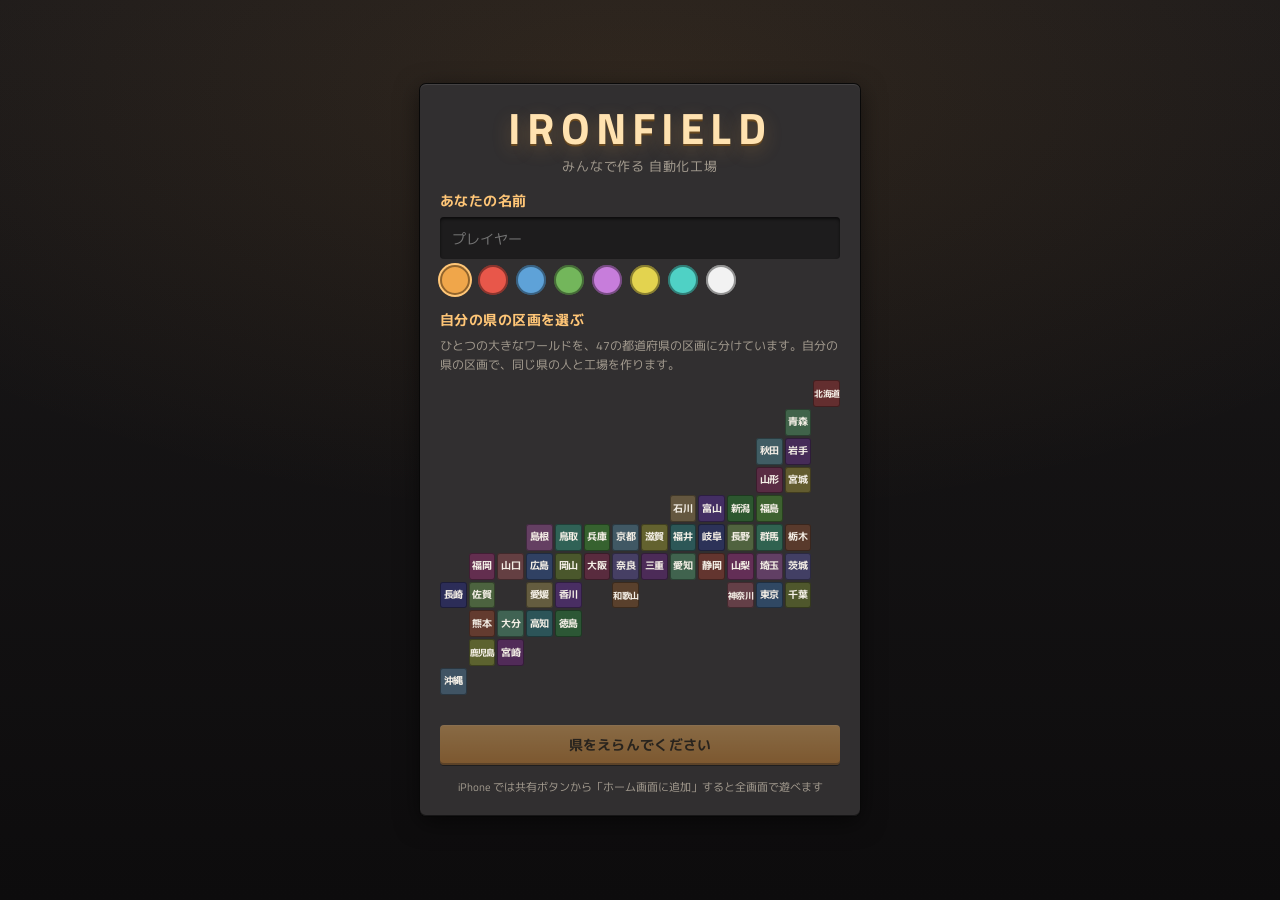
<file: index.html>
<!doctype html>
<html lang="ja">
<head>
<meta charset="utf-8">
<meta name="viewport" content="width=device-width,initial-scale=1,maximum-scale=1,user-scalable=no,viewport-fit=cover">
<meta name="apple-mobile-web-app-capable" content="yes">
<meta name="mobile-web-app-capable" content="yes">
<meta name="apple-mobile-web-app-status-bar-style" content="black-translucent">
<meta name="apple-mobile-web-app-title" content="Ironfield">
<meta name="theme-color" content="#121112">
<meta name="description" content="iPhone でもパソコンでも遊べる、みんなで工場を作る自動化ゲーム。">
<title>Ironfield</title>
<link rel="manifest" href="manifest.webmanifest">
<link rel="apple-touch-icon" href="icon-180.png">
<link rel="icon" href="icon-180.png">
<link rel="preconnect" href="https://fonts.googleapis.com">
<link rel="preconnect" href="https://fonts.gstatic.com" crossorigin>
<link rel="stylesheet" href="https://fonts.googleapis.com/css2?family=M+PLUS+1p:wght@400;500;700&family=Titillium+Web:wght@400;600;700&display=swap">
<link rel="stylesheet" href="style.css">
<script src="src/vendor/mqtt.min.js"></script>
</head>
<body>
<canvas id="view" aria-label="ゲーム画面"></canvas>
<div id="hud" hidden></div>
<div id="title"></div>
<noscript>このゲームを遊ぶには JavaScript を有効にしてください。</noscript>
<script type="module" src="src/main.js"></script>
</body>
</html>
</file>
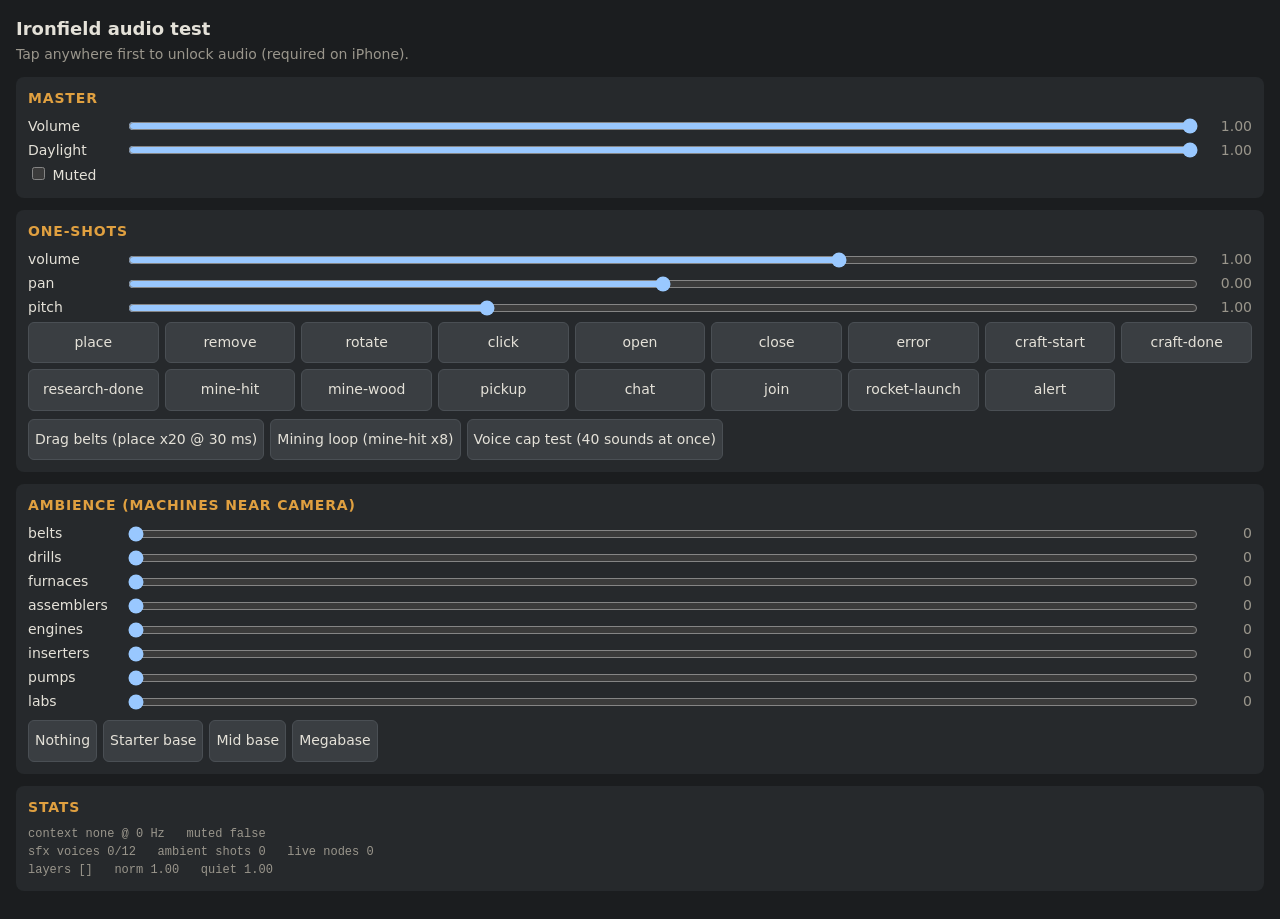
<file: tools/audio-test.html>
<!doctype html>
<html lang="en">
<head>
<meta charset="utf-8">
<meta name="viewport" content="width=device-width, initial-scale=1">
<title>Ironfield Audio Test</title>
<style>
  :root { color-scheme: dark; --bg: #1b1d1f; --panel: #26292c; --fg: #e4e1d8; --dim: #9a968c; --acc: #e0a040; }
  * { box-sizing: border-box; }
  body { margin: 0; padding: 16px; background: var(--bg); color: var(--fg); font: 14px/1.4 system-ui, sans-serif; }
  h1 { font-size: 18px; margin: 0 0 4px; }
  h2 { font-size: 14px; margin: 0 0 8px; color: var(--acc); text-transform: uppercase; letter-spacing: .06em; }
  p.hint { color: var(--dim); margin: 0 0 12px; }
  section { background: var(--panel); border-radius: 8px; padding: 12px; margin-bottom: 12px; }
  .grid { display: grid; grid-template-columns: repeat(auto-fill, minmax(120px, 1fr)); gap: 6px; }
  button { background: #3a3e42; color: var(--fg); border: 1px solid #4a4f54; border-radius: 6px; padding: 10px 6px; font: inherit; cursor: pointer; touch-action: manipulation; }
  button:active { background: #50555a; }
  label.row { display: grid; grid-template-columns: 90px 1fr 48px; align-items: center; gap: 8px; margin: 4px 0; }
  label.row span:last-child { text-align: right; font-variant-numeric: tabular-nums; color: var(--dim); }
  input[type=range] { width: 100%; }
  pre { margin: 0; font: 12px/1.5 ui-monospace, monospace; white-space: pre-wrap; color: var(--dim); }
  .inline { display: flex; gap: 6px; flex-wrap: wrap; margin-top: 8px; }
</style>
</head>
<body>
<h1>Ironfield audio test</h1>
<p class="hint">Tap anywhere first to unlock audio (required on iPhone).</p>

<section>
  <h2>Master</h2>
  <label class="row"><span>Volume</span><input id="vol" type="range" min="0" max="1" step="0.01" value="1"><span id="vol-v">1.00</span></label>
  <label class="row"><span>Daylight</span><input id="day" type="range" min="0" max="1" step="0.01" value="1"><span id="day-v">1.00</span></label>
  <label><input id="mute" type="checkbox"> Muted</label>
</section>

<section>
  <h2>One-shots</h2>
  <label class="row"><span>volume</span><input id="o-volume" type="range" min="0" max="1.5" step="0.01" value="1"><span id="o-volume-v">1.00</span></label>
  <label class="row"><span>pan</span><input id="o-pan" type="range" min="-1" max="1" step="0.01" value="0"><span id="o-pan-v">0.00</span></label>
  <label class="row"><span>pitch</span><input id="o-pitch" type="range" min="0.5" max="2" step="0.01" value="1"><span id="o-pitch-v">1.00</span></label>
  <div class="grid" id="sounds"></div>
  <div class="inline">
    <button id="drag">Drag belts (place x20 @ 30 ms)</button>
    <button id="mine">Mining loop (mine-hit x8)</button>
    <button id="flood">Voice cap test (40 sounds at once)</button>
  </div>
</section>

<section>
  <h2>Ambience (machines near camera)</h2>
  <div id="amb"></div>
  <div class="inline">
    <button data-preset="none">Nothing</button>
    <button data-preset="small">Starter base</button>
    <button data-preset="mid">Mid base</button>
    <button data-preset="mega">Megabase</button>
  </div>
</section>

<section>
  <h2>Stats</h2>
  <pre id="stats">locked</pre>
</section>

<script type="module">
import { audio } from '../src/audio.js';

const SOUNDS = ['place', 'remove', 'rotate', 'click', 'open', 'close', 'error', 'craft-start', 'craft-done',
  'research-done', 'mine-hit', 'mine-wood', 'pickup', 'chat', 'join', 'rocket-launch', 'alert'];
const KEYS = ['belts', 'drills', 'furnaces', 'assemblers', 'engines', 'inserters', 'pumps', 'labs'];
const PRESETS = {
  none: {},
  small: { belts: 12, drills: 6, furnaces: 4, inserters: 5, engines: 1, pumps: 1 },
  mid: { belts: 60, drills: 20, furnaces: 24, assemblers: 12, inserters: 40, engines: 4, pumps: 2, labs: 6 },
  mega: { belts: 300, drills: 80, furnaces: 120, assemblers: 90, inserters: 250, engines: 20, pumps: 6, labs: 40 },
};
const $ = (id) => document.getElementById(id);

// unlock on every gesture is cheap; the module ignores repeats
for (const ev of ['touchend', 'click']) document.addEventListener(ev, () => audio.unlock(), { capture: true });

function bindRange(id, fn) {
  const el = $(id), out = $(id + '-v');
  const upd = () => { out.textContent = (+el.value).toFixed(2); fn(+el.value); };
  el.addEventListener('input', upd);
  upd();
}
bindRange('vol', (v) => audio.setMasterVolume(v));
bindRange('day', (v) => audio.setDaylight(v));
$('mute').addEventListener('change', (e) => audio.setMuted(e.target.checked));

const opts = () => ({ volume: +$('o-volume').value, pan: +$('o-pan').value, pitch: +$('o-pitch').value });
for (const id of ['o-volume', 'o-pan', 'o-pitch']) bindRange(id, () => {});

const grid = $('sounds');
for (const name of SOUNDS) {
  const b = document.createElement('button');
  b.textContent = name;
  b.addEventListener('click', () => { audio.unlock(); audio.play(name, opts()); });
  grid.appendChild(b);
}
$('drag').addEventListener('click', () => {
  let i = 0;
  const t = setInterval(() => { audio.play('place', { ...opts(), pan: (i / 10 - 1) * 0.6 }); if (++i >= 20) clearInterval(t); }, 30);
});
$('mine').addEventListener('click', () => {
  let i = 0;
  const t = setInterval(() => { audio.play('mine-hit', opts()); if (++i >= 8) clearInterval(t); }, 450);
});
$('flood').addEventListener('click', () => {
  let ok = 0;
  for (let i = 0; i < 40; i++) ok += audio.play(SOUNDS[i % SOUNDS.length], opts()) ? 1 : 0;
  console.log('flood accepted', ok, 'of 40');
});

const amb = $('amb'), levels = {};
for (const k of KEYS) {
  levels[k] = 0;
  const row = document.createElement('label');
  row.className = 'row';
  row.innerHTML = `<span>${k}</span><input type="range" min="0" max="300" step="1" value="0"><span>0</span>`;
  const [, input, out] = row.children;
  input.addEventListener('input', () => { levels[k] = +input.value; out.textContent = input.value; audio.setAmbience(levels); });
  input.dataset.key = k;
  amb.appendChild(row);
}
for (const b of document.querySelectorAll('[data-preset]')) {
  b.addEventListener('click', () => {
    const p = PRESETS[b.dataset.preset];
    for (const input of amb.querySelectorAll('input')) {
      const k = input.dataset.key;
      levels[k] = p[k] || 0;
      input.value = levels[k];
      input.nextElementSibling.textContent = levels[k];
    }
    audio.setAmbience(levels);
  });
}

const db = (x) => (x > 0 ? (20 * Math.log10(x)).toFixed(1) : '-inf');
let peakHold = 0, peakAt = 0;
function frame() {
  const s = audio.debugStats();
  let meter = '';
  if (s.state === 'running') {
    const m = audio.debugMeter();
    if (m) {
      const now = performance.now();
      if (m.peak > peakHold || now - peakAt > 1500) { peakHold = m.peak; peakAt = now; }
      meter = `\nrms ${db(m.rms)} dBFS   peak(hold) ${db(peakHold)} dBFS`;
    }
  }
  $('stats').textContent =
    `context ${s.state} @ ${s.sampleRate} Hz   muted ${audio.muted}\n` +
    `sfx voices ${s.voices}/12   ambient shots ${s.ambShots}   live nodes ${s.liveNodes}\n` +
    `layers [${s.layers.join(', ')}]   norm ${s.norm.toFixed(2)}   quiet ${s.quiet.toFixed(2)}` + meter;
  requestAnimationFrame(frame);
}
frame();
</script>
</body>
</html>
</file>
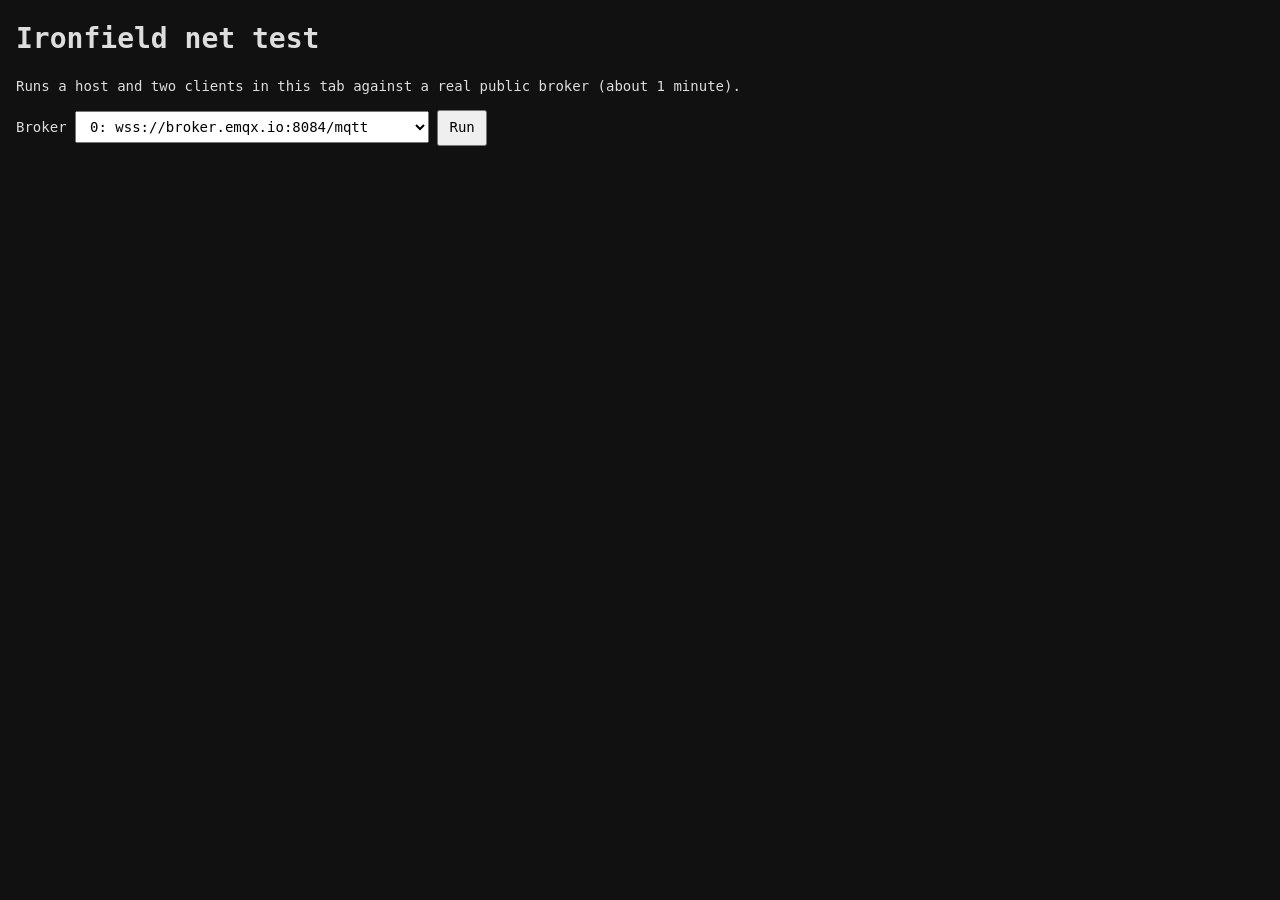
<file: tools/net-test.html>
<!doctype html>
<html lang="en">
<head>
<meta charset="utf-8">
<meta name="viewport" content="width=device-width, initial-scale=1">
<title>Ironfield net test</title>
<style>
  body { font: 14px/1.4 ui-monospace, Menlo, Consolas, monospace; margin: 16px; background: #111; color: #ddd; }
  button, select { font: inherit; padding: 6px 10px; }
  pre { white-space: pre-wrap; word-break: break-word; }
  .pass { color: #6c6; } .fail { color: #f66; }
</style>
<script src="../src/vendor/mqtt.min.js"></script>
</head>
<body>
<h1>Ironfield net test</h1>
<p>Runs a host and two clients in this tab against a real public broker (about 1 minute).</p>
<label>Broker <select id="broker"></select></label>
<button id="run">Run</button>
<pre id="out"></pre>
<script type="module">
  import * as net from '../src/net/session.js';
  import { runNetTest } from './net-test-core.js';
  const sel = document.getElementById('broker');
  net.BROKERS.forEach((b, i) => sel.add(new Option(`${i}: ${b}`, i)));
  const q = new URLSearchParams(location.search);
  if (q.has('b')) sel.value = q.get('b');
  const out = document.getElementById('out');
  const log = (line) => {
    const span = document.createElement('span');
    span.className = line.startsWith('PASS') ? 'pass' : line.startsWith('FAIL') ? 'fail' : '';
    span.textContent = line + '\n';
    out.appendChild(span);
  };
  async function run() {
    out.textContent = '';
    document.getElementById('run').disabled = true;
    window.__netTest = { done: false };
    const results = await runNetTest(net, { broker: Number(sel.value), log });
    window.__netTest = { done: true, results };
    document.getElementById('run').disabled = false;
  }
  document.getElementById('run').onclick = run;
  if (q.has('auto')) run();
</script>
</body>
</html>
</file>
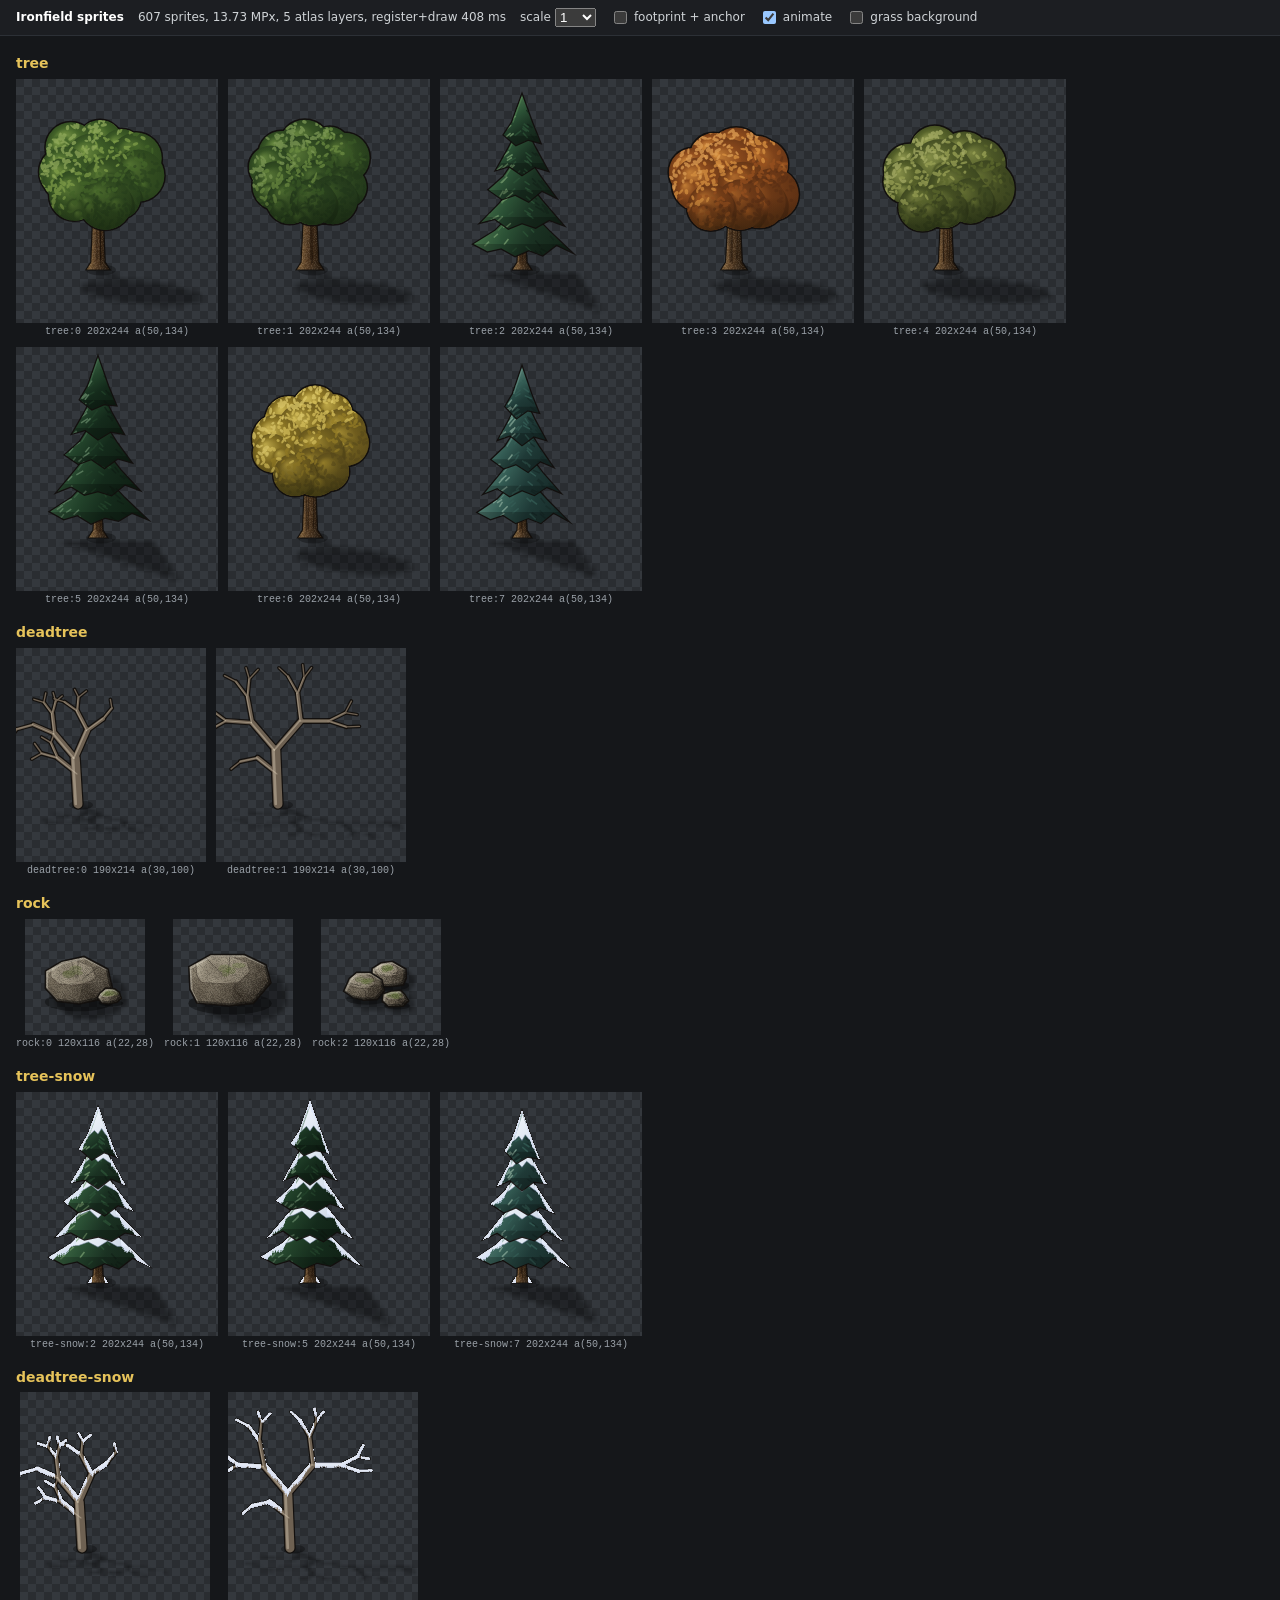
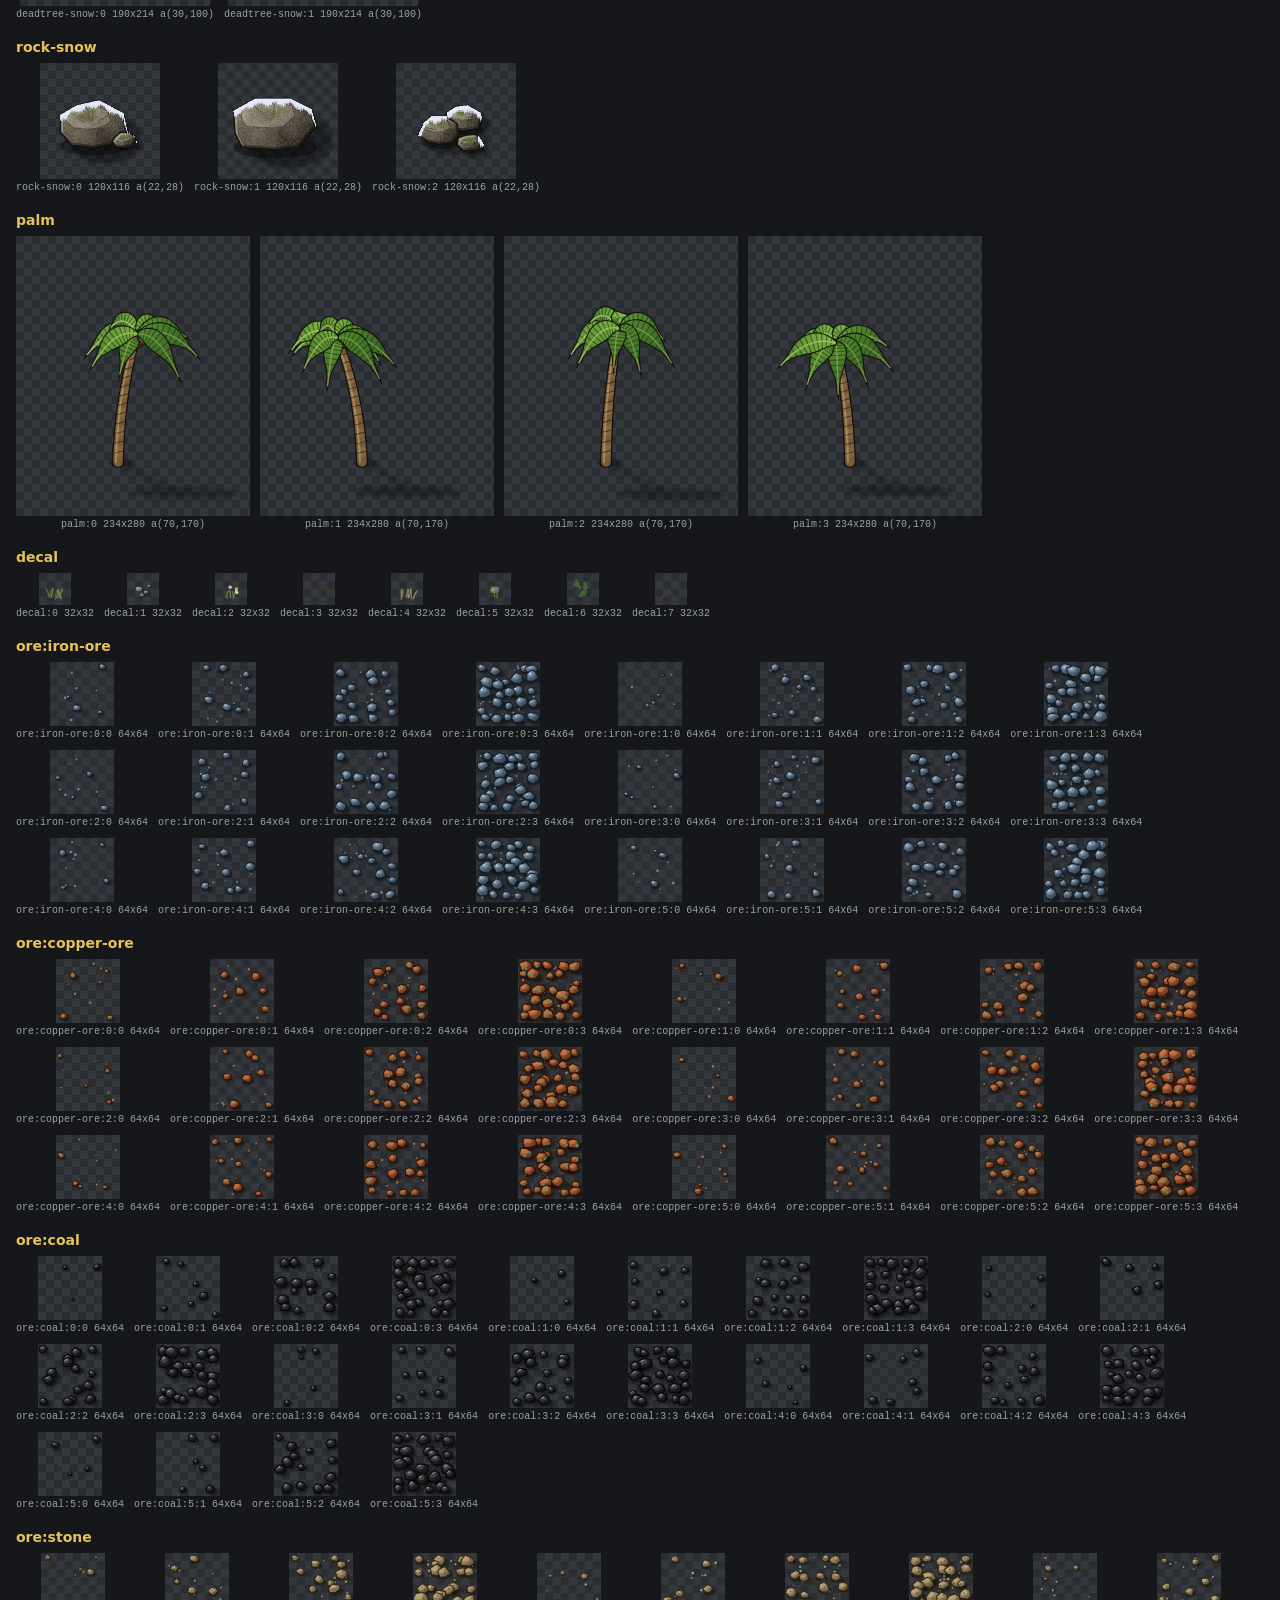
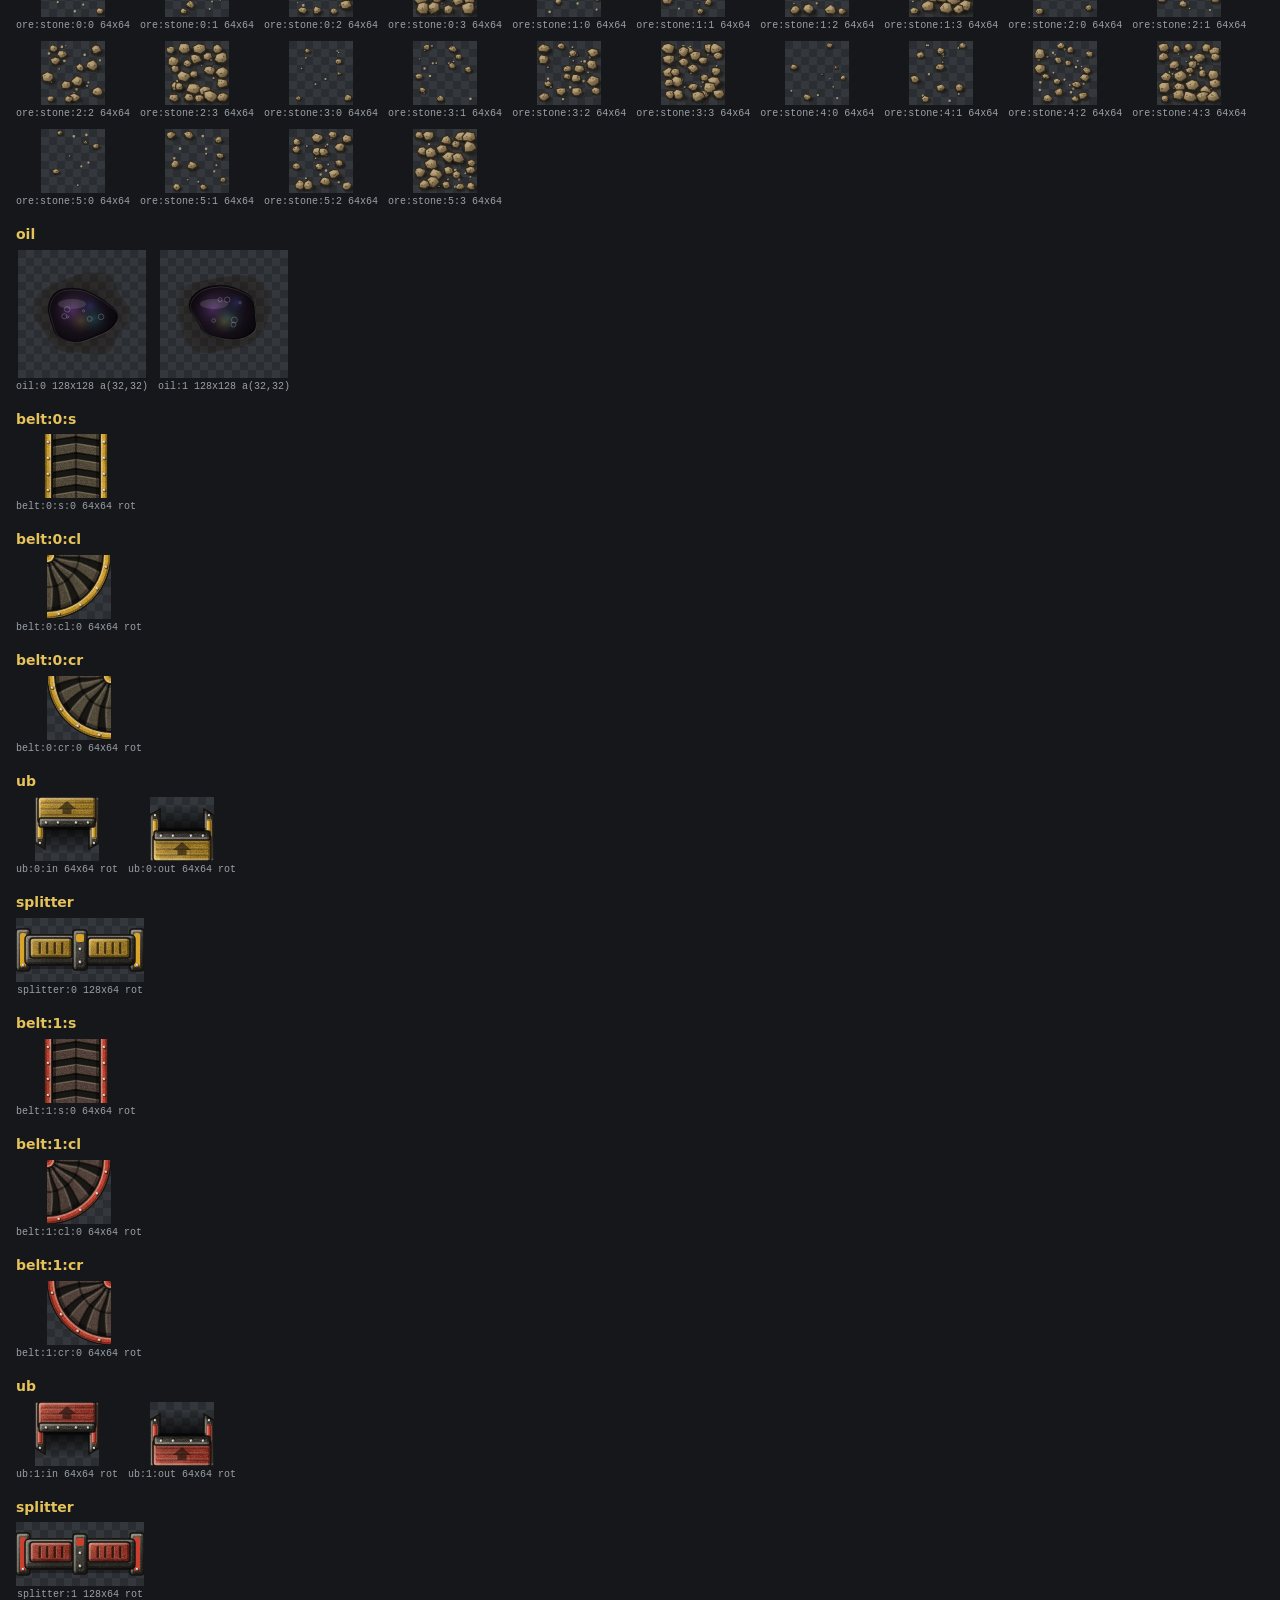
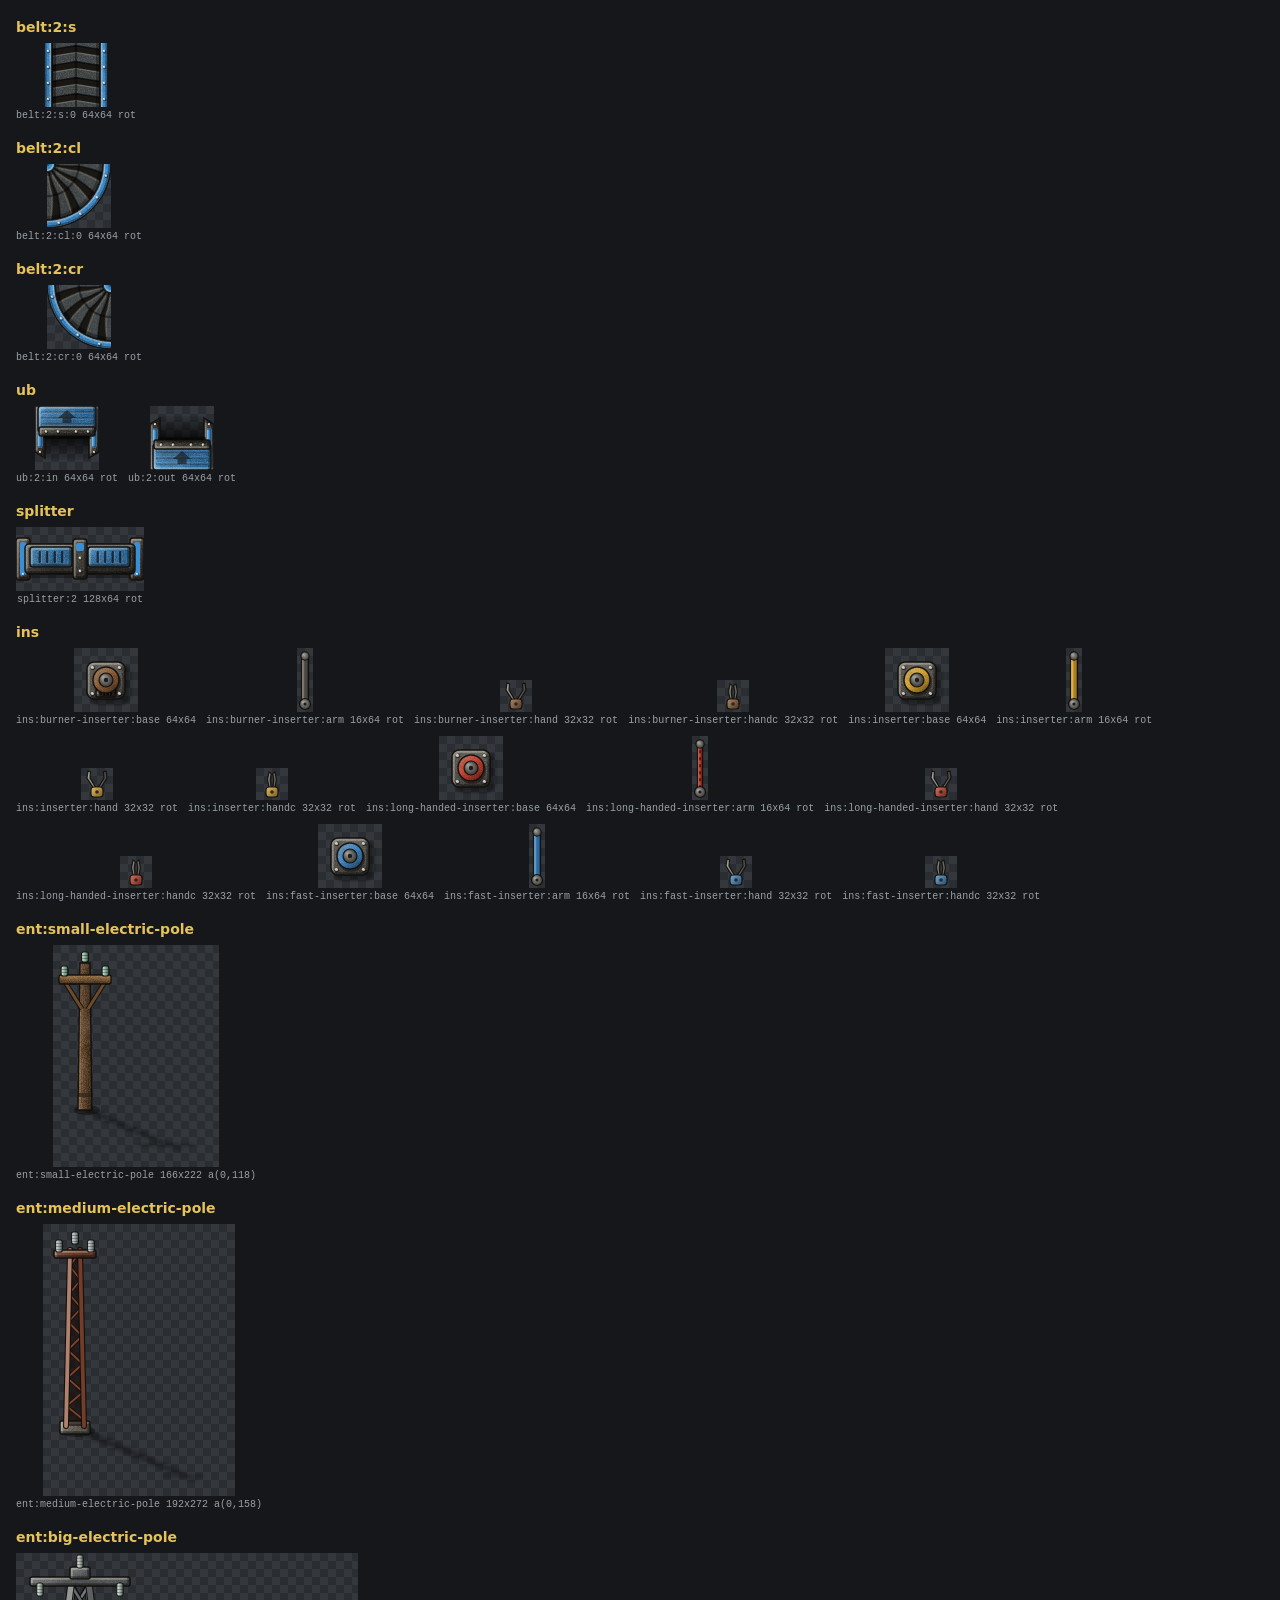
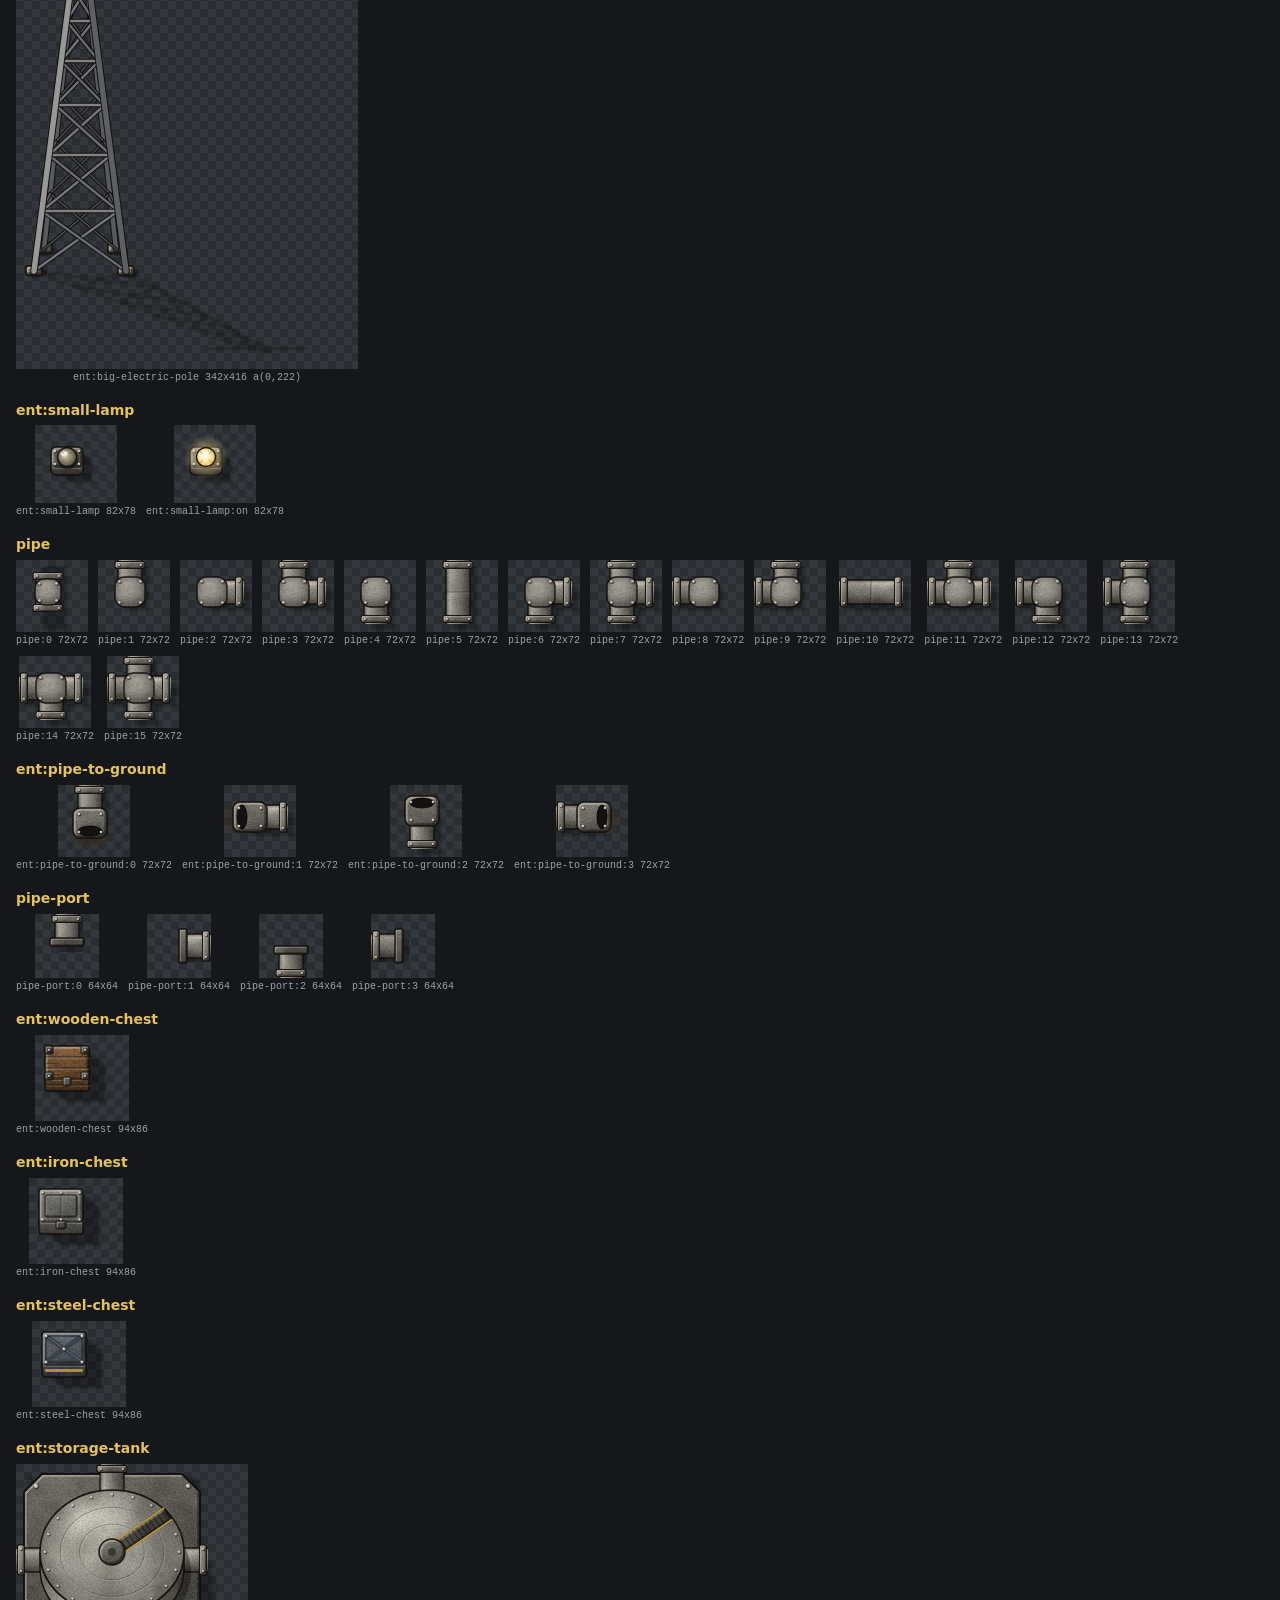
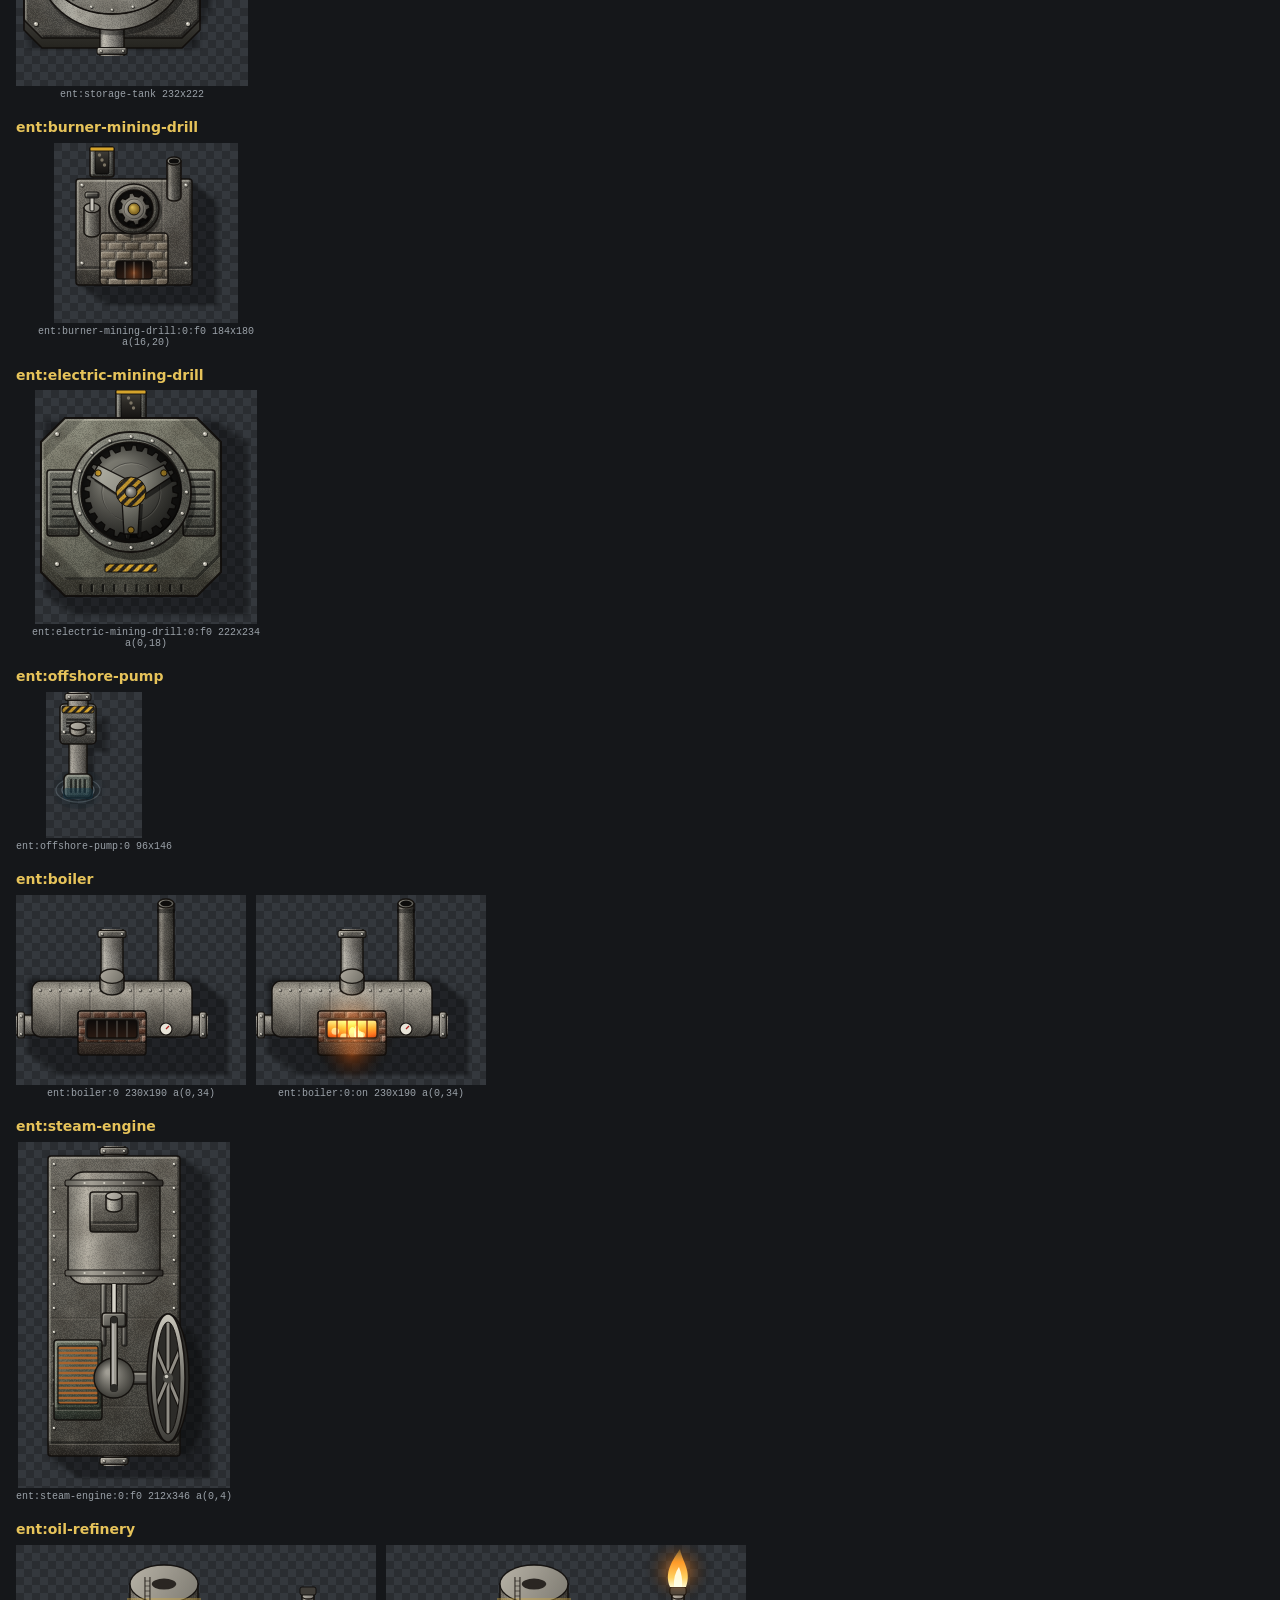
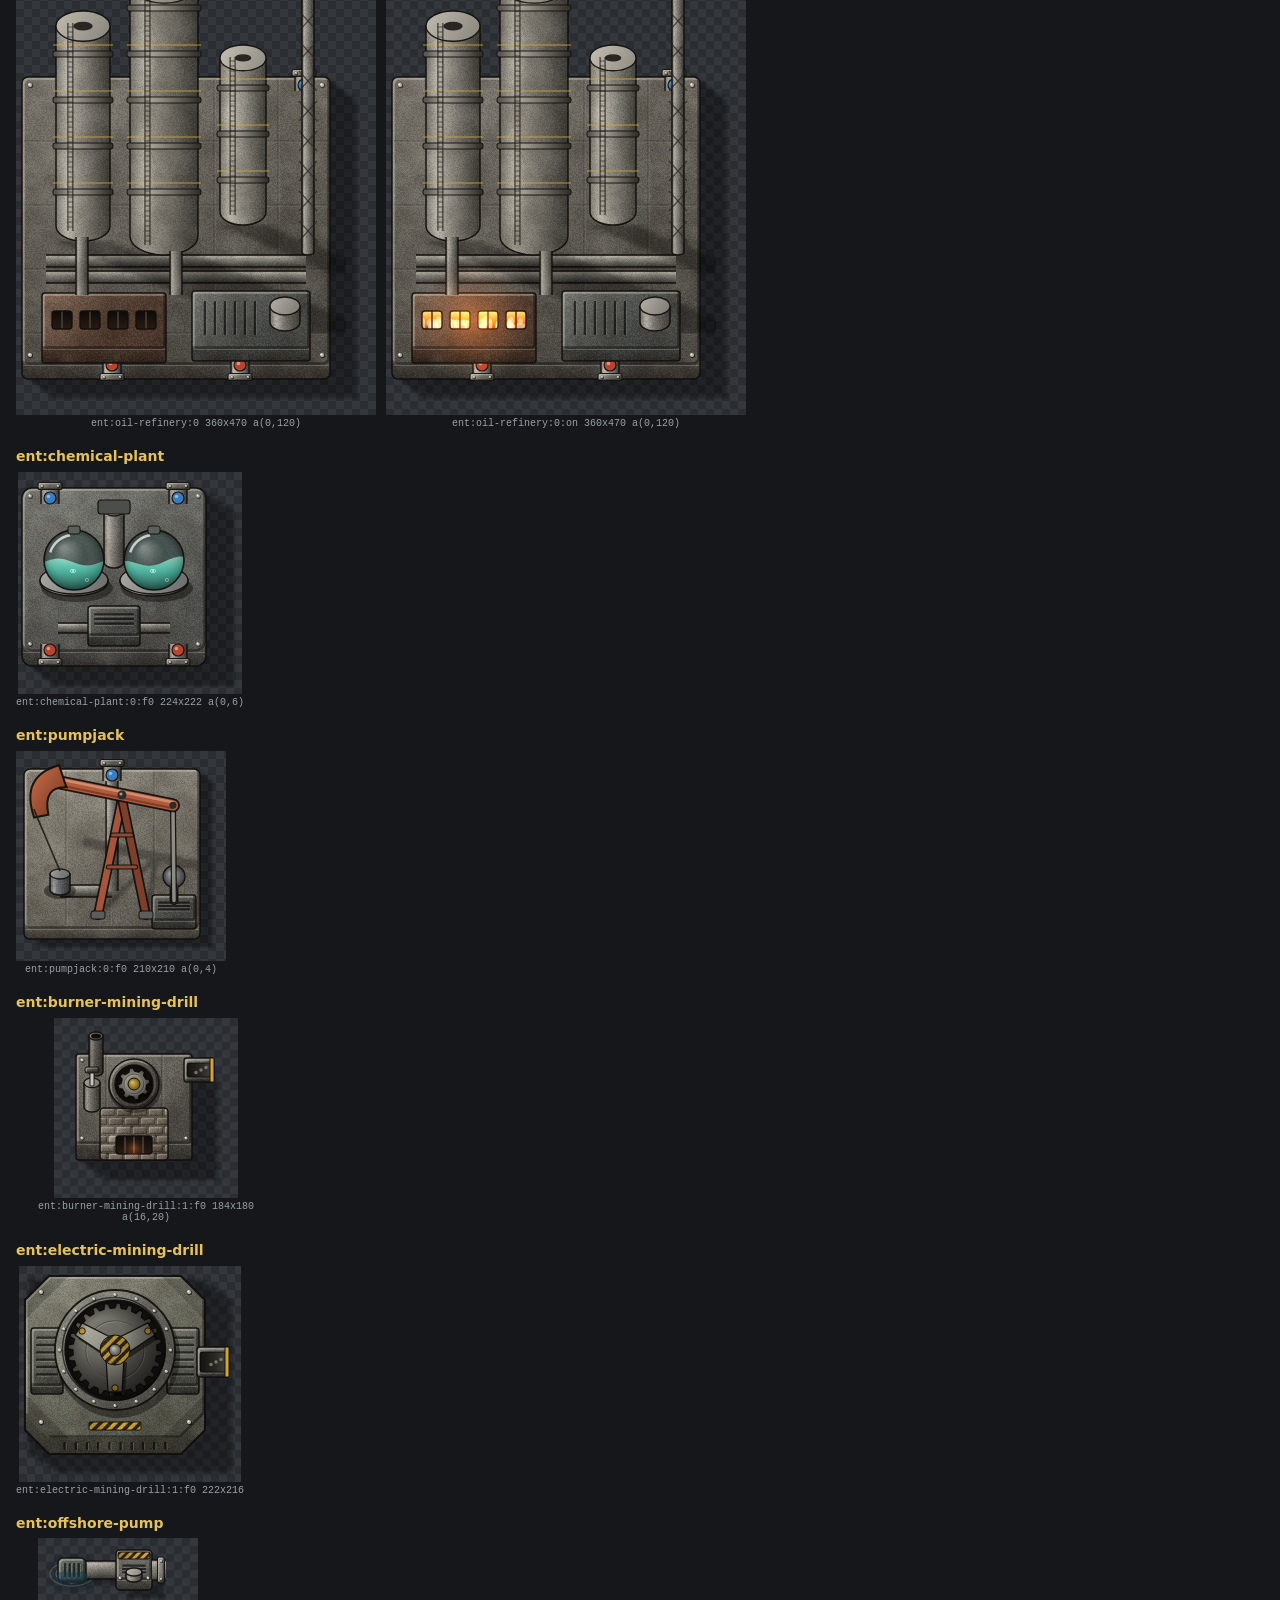
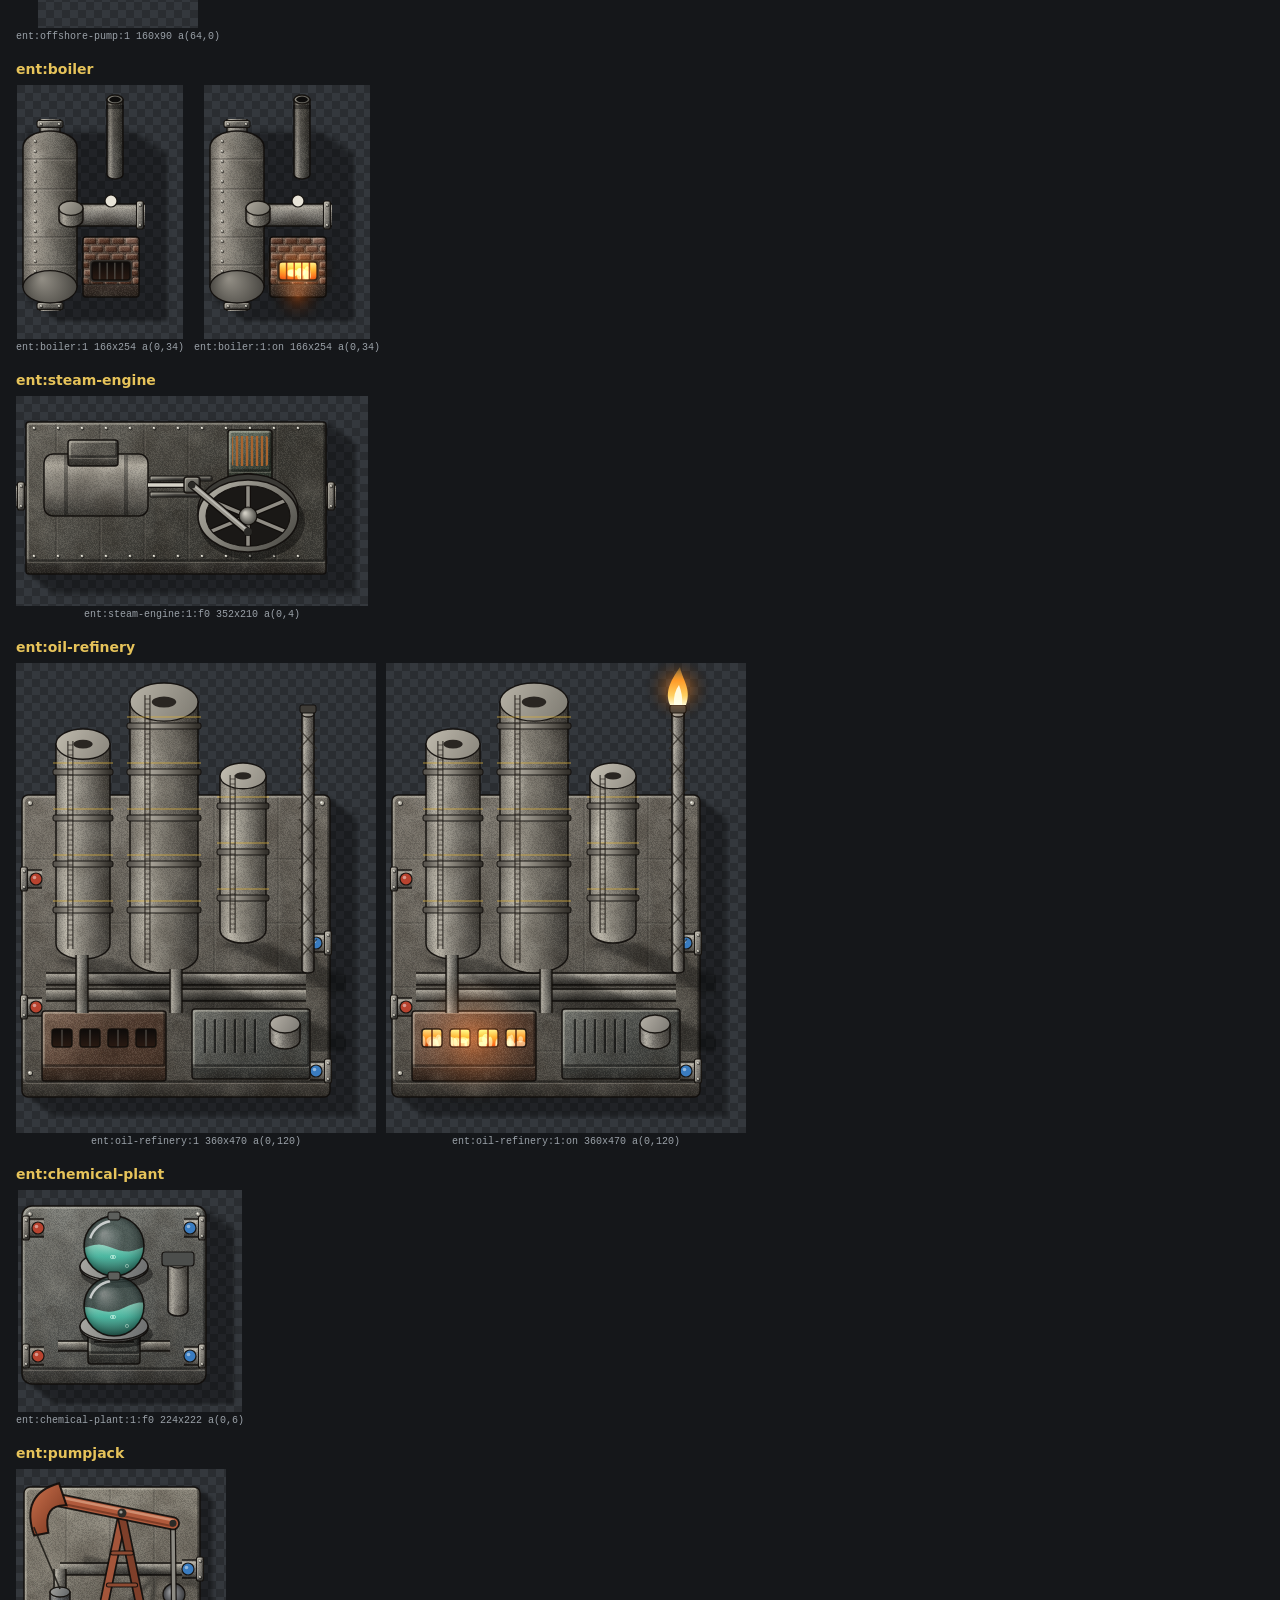
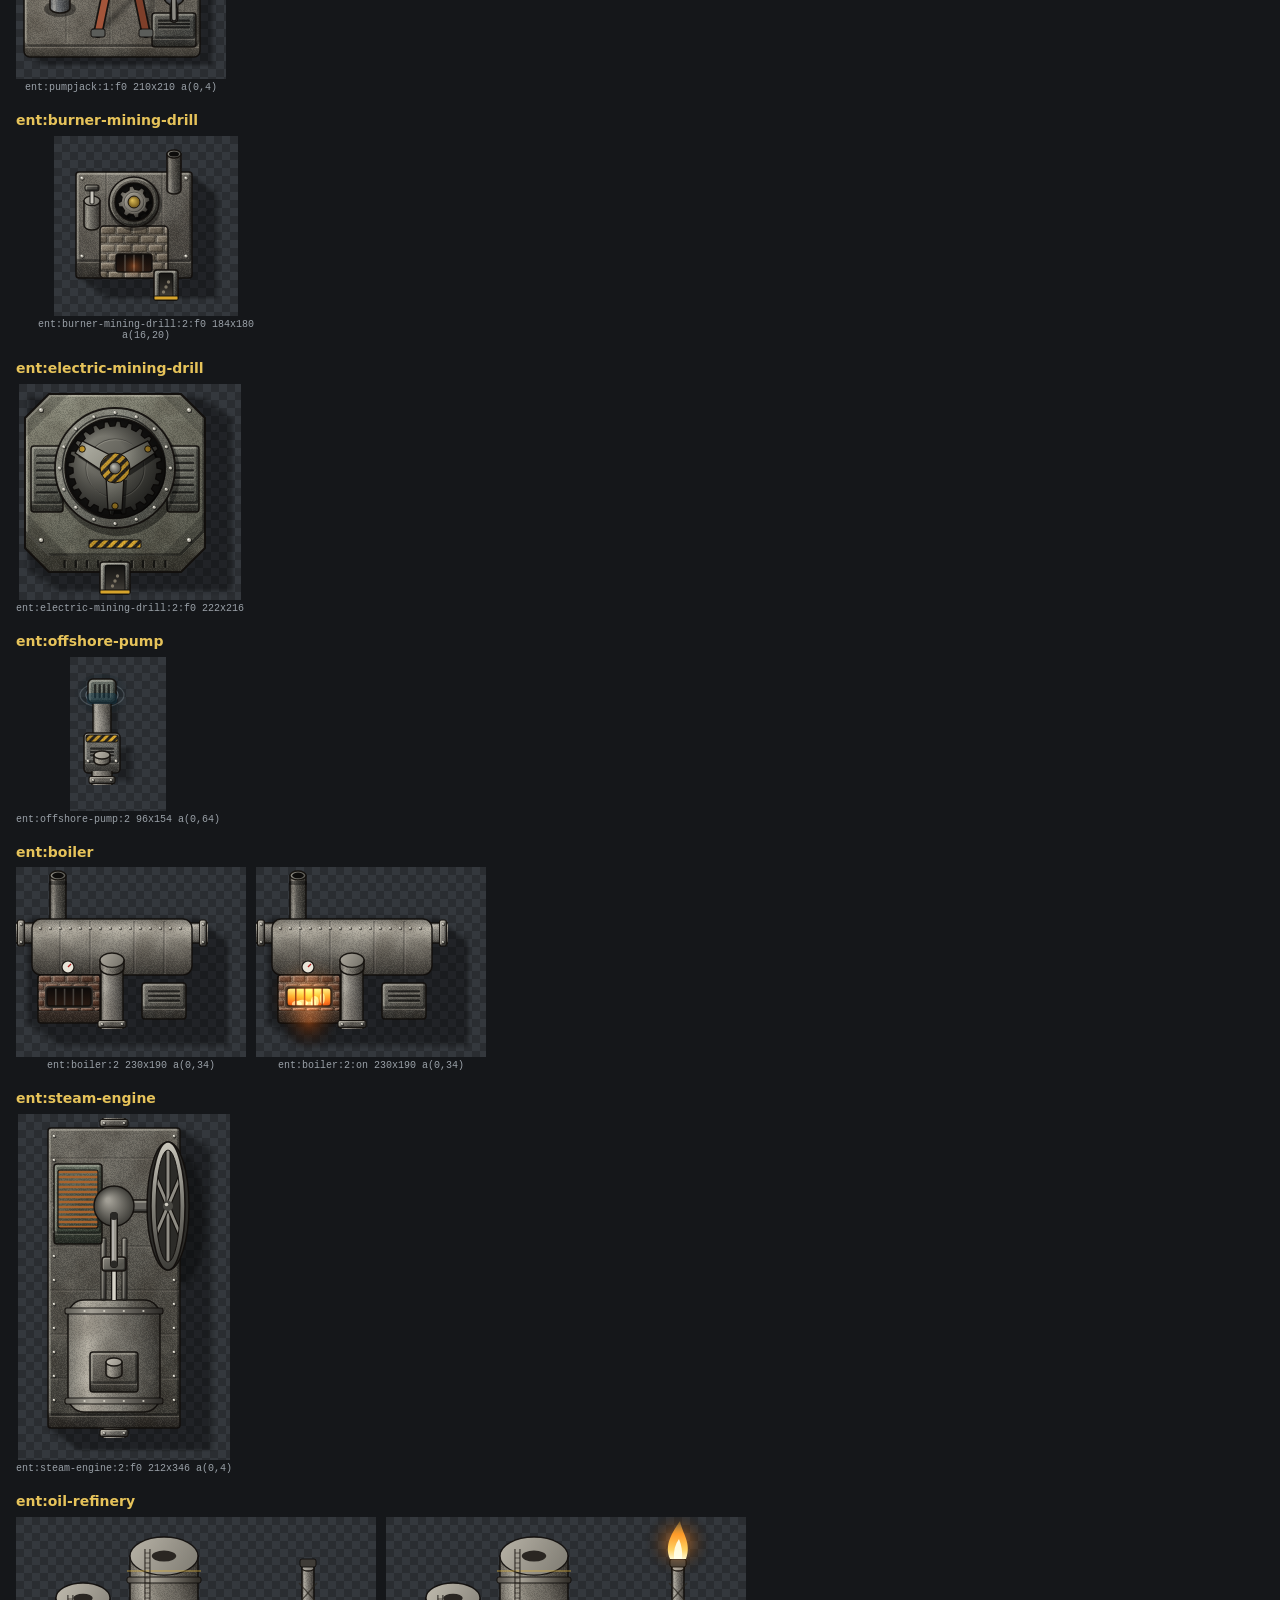
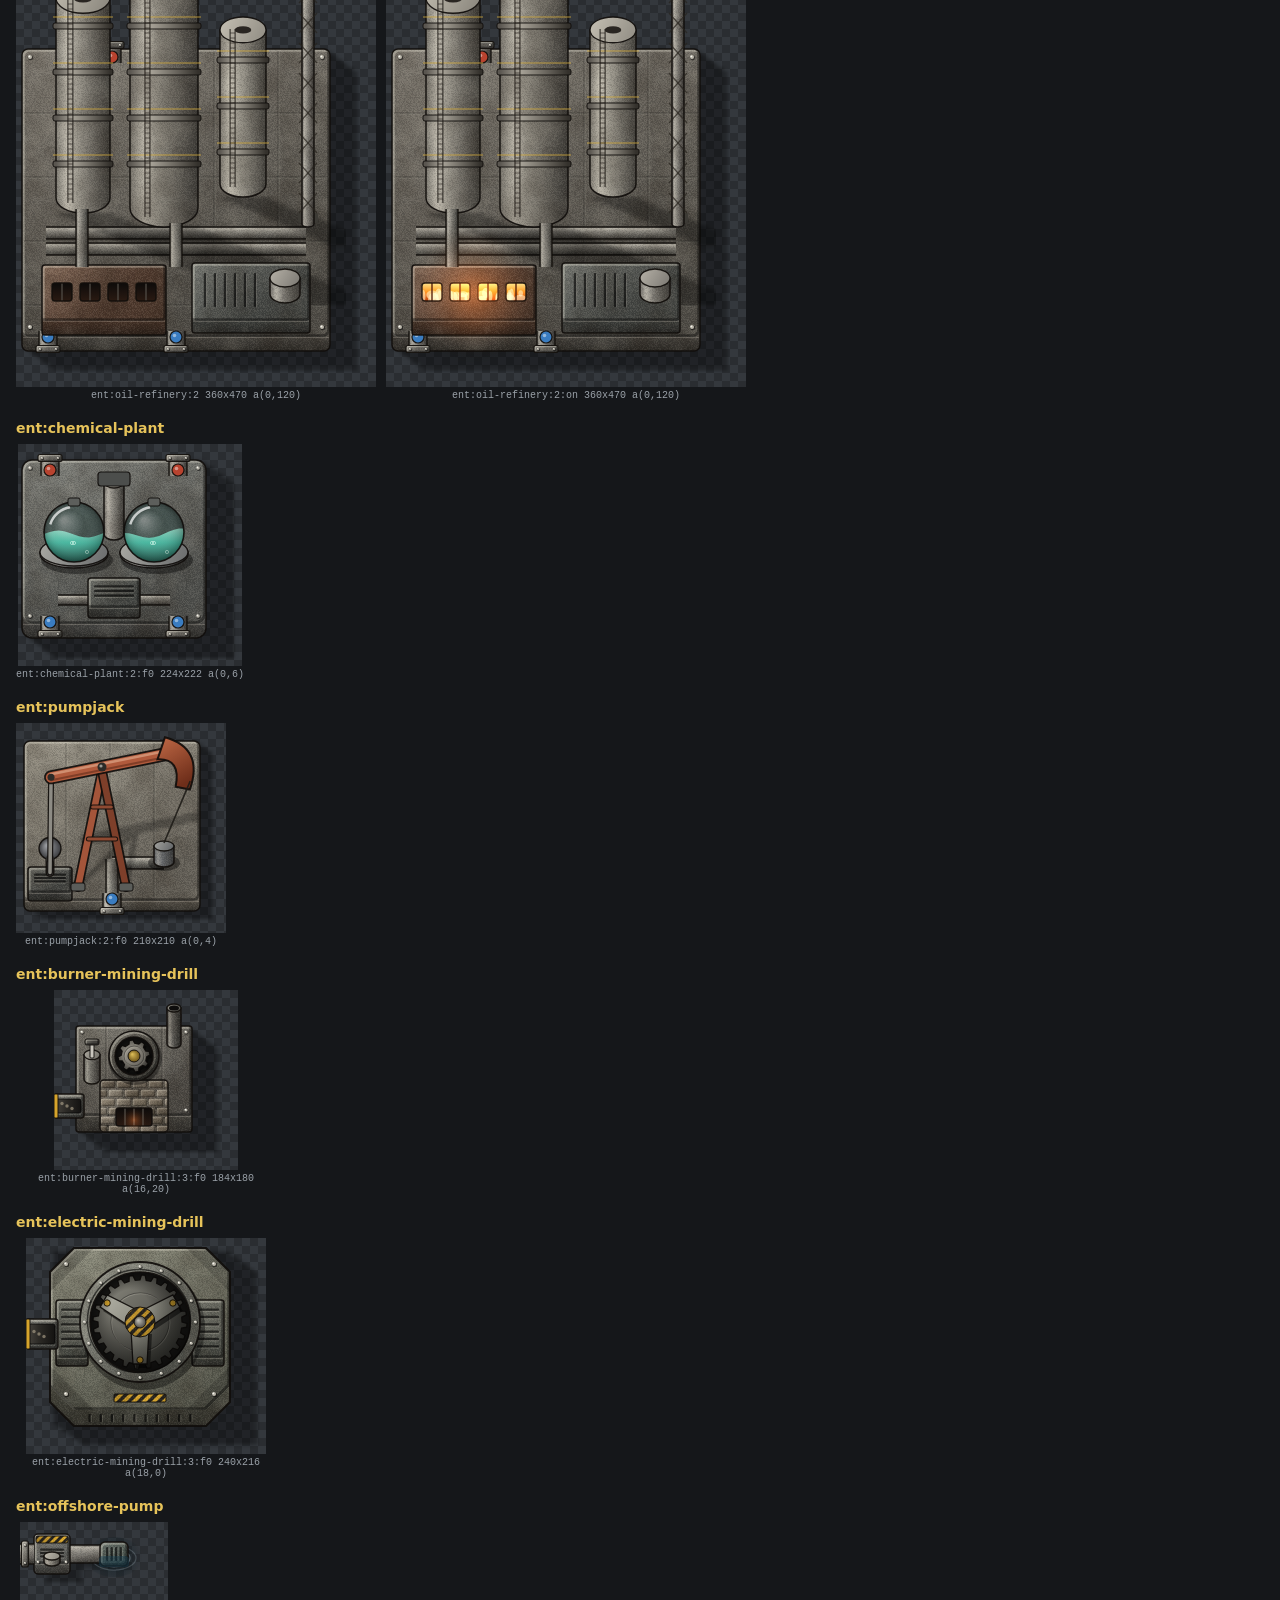
<file: tools/sprite-sheet.html>
<!doctype html>
<html lang="en">
<head>
<meta charset="utf-8">
<meta name="viewport" content="width=device-width, initial-scale=1">
<title>Ironfield Sprite Sheet</title>
<!-- Serve the ironfield folder over http (ES modules do not load from file://), e.g.
     npx http-server C:\Users\81903\Documents\Playground\ironfield -p 8137 -c-1
     then open http://localhost:8137/tools/sprite-sheet.html -->
<style>
  :root { color-scheme: dark; }
  body { margin: 0; background: #15171a; color: #cfd3d6; font: 12px/1.35 system-ui, sans-serif; }
  header { position: sticky; top: 0; z-index: 2; background: #1d2024ee; padding: 8px 16px; display: flex; flex-wrap: wrap; gap: 14px; align-items: center; border-bottom: 1px solid #2c3036; }
  header b { color: #fff; }
  h2 { margin: 18px 16px 6px; font-size: 14px; color: #e6c35a; font-weight: 600; }
  .grid { display: flex; flex-wrap: wrap; gap: 10px; padding: 0 16px; align-items: flex-end; }
  .cell { display: flex; flex-direction: column; align-items: center; gap: 3px; }
  .cell canvas { background-color: #2a2d31; background-image: linear-gradient(45deg, #34383d 25%, transparent 25%, transparent 75%, #34383d 75%), linear-gradient(45deg, #34383d 25%, transparent 25%, transparent 75%, #34383d 75%); background-size: 16px 16px; background-position: 0 0, 8px 8px; image-rendering: auto; }
  .cell span { font: 10px ui-monospace, monospace; color: #9aa1a8; max-width: 260px; overflow-wrap: anywhere; text-align: center; }
  label { display: inline-flex; gap: 4px; align-items: center; }
  .grass .cell canvas { background: #4a5a32; }
</style>
</head>
<body>
<header>
  <b>Ironfield sprites</b>
  <span id="stats">building...</span>
  <label>scale <select id="scale"><option>0.5</option><option selected>1</option><option>2</option></select></label>
  <label><input type="checkbox" id="fp"> footprint + anchor</label>
  <label><input type="checkbox" id="anim" checked> animate</label>
  <label><input type="checkbox" id="grass"> grass background</label>
</header>
<div id="out"></div>
<script type="module">
import * as S from '../src/render/sprites.js';
import { ENTITIES } from '../src/data.js';

// 1) register + draw everything into 2048x2048 shelf-packed canvases, like the renderer's atlas does
const list = [];
console.time('registerSprites');
const t0 = performance.now();
S.registerSprites((key, w, h, draw, opts = {}) => list.push({ key, w, h, draw, ax: opts.ax || 0, ay: opts.ay || 0, rot: !!opts.rot }));
const order = list.map((s, i) => i).sort((a, b) => list[b].h - list[a].h || list[b].w - list[a].w);
const layers = []; let x = 2048, y = 0, rowH = 0;
for (const i of order) {
  const s = list[i], w = s.w + 6, h = s.h + 6;
  if (x + w > 2048) { x = 0; y += rowH; rowH = 0; }
  if (!layers.length || y + h > 2048) { const c = document.createElement('canvas'); c.width = c.height = 2048; layers.push(c); x = 0; y = 0; rowH = 0; }
  s.layer = layers.length - 1; s.px = x + 3; s.py = y + 3; x += w; rowH = Math.max(rowH, h);
}
const ctxs = layers.map(c => c.getContext('2d'));
const errors = [];
for (const s of list) {
  const ctx = ctxs[s.layer];
  ctx.save(); ctx.beginPath(); ctx.rect(s.px, s.py, s.w, s.h); ctx.clip(); ctx.translate(s.px, s.py);
  try { s.draw(ctx, s.w, s.h); } catch (e) { errors.push(s.key); console.error('sprite failed', s.key, e); }
  ctx.restore();
}
for (const c of ctxs) c.getImageData(0, 0, 1, 1); // force any deferred GPU work to finish before timing
const ms = performance.now() - t0;
console.timeEnd('registerSprites');
const area = list.reduce((a, s) => a + s.w * s.h, 0);
window.SPRITE_STATS = { count: list.length, area, ms, layers: layers.length, errors };
document.getElementById('stats').textContent = `${list.length} sprites, ${(area / 1e6).toFixed(2)} MPx, ${layers.length} atlas layers, register+draw ${ms.toFixed(0)} ms${errors.length ? ', ERRORS: ' + errors.join(' ') : ''}`;

// 2) review grid
const groupOf = (k) => {
  const p = k.split(':');
  if (p[0] === 'ent') return 'ent:' + p[1];
  if (p[0] === 'belt') return 'belt:' + p[1] + ':' + p[2];
  if (p[0] === 'ore') return 'ore:' + p[1];
  if (p[0] === 'ins') return 'ins';
  if (p[0] === 'item' || p[0] === 'fluid' || p[0] === 'icon') return 'items / fluids / icons';
  return p[0];
};
const footprint = (k) => {
  const p = k.split(':');
  if (p[0] === 'ent') { const e = ENTITIES[p[1]]; if (!e) return null; const d = +p[2]; return (d === 1 || d === 3) ? [e.h, e.w] : [e.w, e.h]; }
  if (['tree', 'deadtree', 'rock', 'pipe', 'ore', 'oil', 'belt', 'ub', 'pipe-port'].includes(p[0])) return [1, 1];
  if (p[0] === 'splitter') return [2, 1];
  return null;
};
const out = document.getElementById('out');
const cells = [];
const frameSets = new Map();
let curGroup = null, grid = null;
for (const s of list) {
  const g = groupOf(s.key);
  if (g !== curGroup) { curGroup = g; const h = document.createElement('h2'); h.textContent = g; out.appendChild(h); grid = document.createElement('div'); grid.className = 'grid'; out.appendChild(grid); }
  const m = s.key.match(/^(.*):f(\d+)$/) || s.key.match(/^(belt:\d:\w+):(\d+)$/);
  if (m) { const base = m[1]; if (!frameSets.has(base)) frameSets.set(base, []); frameSets.get(base).push(s); if (+m[2] !== 0) continue; }
  const cell = document.createElement('div'); cell.className = 'cell';
  const c = document.createElement('canvas'); const label = document.createElement('span');
  label.textContent = s.key + `  ${s.w}x${s.h}` + (s.ax || s.ay ? ` a(${s.ax},${s.ay})` : '') + (s.rot ? ' rot' : '');
  cell.append(c, label); grid.appendChild(cell);
  cells.push({ s, c, base: m ? m[1] : null });
}
function paint(cell, s) {
  const sc = +document.getElementById('scale').value, c = cell.c;
  c.width = Math.ceil(s.w * sc); c.height = Math.ceil(s.h * sc);
  c.style.width = c.width + 'px'; c.style.height = c.height + 'px';
  const ctx = c.getContext('2d'); ctx.imageSmoothingQuality = 'high';
  ctx.drawImage(layers[s.layer], s.px, s.py, s.w, s.h, 0, 0, c.width, c.height);
  if (document.getElementById('fp').checked) {
    const f = footprint(s.key);
    ctx.save(); ctx.scale(sc, sc);
    if (f) { ctx.strokeStyle = 'rgba(80,220,255,.8)'; ctx.lineWidth = 1 / sc; ctx.strokeRect(s.ax + 0.5, s.ay + 0.5, f[0] * 64 - 1, f[1] * 64 - 1); }
    ctx.strokeStyle = '#ff3b3b'; ctx.beginPath(); ctx.moveTo(s.ax - 5, s.ay); ctx.lineTo(s.ax + 5, s.ay); ctx.moveTo(s.ax, s.ay - 5); ctx.lineTo(s.ax, s.ay + 5); ctx.stroke();
    const name = s.key.split(':')[1];
    const wa = S.WIRE_ANCHORS[name]; if (wa && s.key.startsWith('ent:')) { ctx.fillStyle = '#ff0'; ctx.fillRect(s.ax + wa[0] - 2, s.ay + wa[1] - 2, 4, 4); }
    let sp = S.SMOKE_POINTS[name]; if (sp && !Array.isArray(sp)) sp = sp[+s.key.split(':')[2] || 0];
    if (sp && s.key.startsWith('ent:')) for (const [px, py] of sp) { ctx.fillStyle = '#0f0'; ctx.fillRect(s.ax + px - 2, s.ay + py - 2, 4, 4); }
    ctx.restore();
  }
}
const repaint = () => cells.forEach(cl => paint(cl, cl.cur || cl.s));
repaint();
document.getElementById('scale').onchange = repaint;
document.getElementById('fp').onchange = repaint;
document.getElementById('grass').onchange = (e) => out.classList.toggle('grass', e.target.checked);
let tick = 0;
setInterval(() => {
  if (!document.getElementById('anim').checked) return;
  tick++;
  for (const cl of cells) if (cl.base) { const fr = frameSets.get(cl.base); cl.cur = fr[tick % fr.length]; paint(cl, cl.cur); }
}, 110);
</script>
</body>
</html>
</file>
<file: style.css>
/* Ironfield UI - industrial panels in the spirit of the genre: dark steel, bevelled edges, warm amber accents. */
:root {
  --bg: #121112;
  --panel: #312f30;
  --panel-2: #262425;
  --inset: #1d1c1d;
  --slot: #3d3b3c;
  --slot-hi: #575455;
  --edge-hi: rgba(255, 255, 255, .09);
  --edge-lo: rgba(0, 0, 0, .55);
  --text: #e9e3d7;
  --muted: #a39b8f;
  --title: #ffe2b0;
  --amber: #f0a64a;
  --amber-hi: #ffc677;
  --green: #73b65b;
  --red: #d8574a;
  --blue: #5ea2d8;
  --font: 'Titillium Web', 'M PLUS 1p', 'Hiragino Sans', 'Noto Sans JP', system-ui, sans-serif;
  --safe-t: env(safe-area-inset-top, 0px);
  --safe-b: env(safe-area-inset-bottom, 0px);
  --safe-l: env(safe-area-inset-left, 0px);
  --safe-r: env(safe-area-inset-right, 0px);
  color-scheme: dark;
}
* { box-sizing: border-box; -webkit-tap-highlight-color: transparent; }
html, body { margin: 0; height: 100%; overflow: hidden; background: var(--bg); color: var(--text); font-family: var(--font); font-size: 14px; }
body { -webkit-user-select: none; user-select: none; -webkit-touch-callout: none; overscroll-behavior: none; }
[hidden] { display: none !important; }
button { font: inherit; color: inherit; }
#view { position: fixed; inset: 0; width: 100%; height: 100%; touch-action: none; display: block; }

/* ------------------------------------------------ bevel primitives */
.panel {
  background: var(--panel);
  border-radius: 6px;
  box-shadow: inset 0 1px 0 var(--edge-hi), inset 0 -1px 0 var(--edge-lo), 0 6px 24px rgba(0, 0, 0, .55), 0 0 0 1px #0b0b0b;
}
.inset { background: var(--inset); border-radius: 4px; box-shadow: inset 0 2px 3px rgba(0, 0, 0, .6), inset 0 -1px 0 var(--edge-hi); }
.btn {
  display: inline-flex; align-items: center; justify-content: center; gap: 6px;
  min-height: 40px; padding: 0 14px; border: 0; border-radius: 4px; cursor: pointer; white-space: nowrap; flex-shrink: 0;
  background: linear-gradient(#5a5758, #474445); color: var(--text); font-weight: 600; letter-spacing: .02em;
  box-shadow: inset 0 1px 0 rgba(255, 255, 255, .14), inset 0 -2px 0 rgba(0, 0, 0, .35), 0 1px 0 #0a0a0a;
}
.btn:active { transform: translateY(1px); box-shadow: inset 0 2px 4px rgba(0, 0, 0, .5); }
.btn:focus-visible, .slot:focus-visible, .qslot:focus-visible { outline: 2px solid var(--amber-hi); outline-offset: 1px; }
.btn.primary { background: linear-gradient(#f3b35f, #d8892f); color: #1e1608; }
.btn.go { background: linear-gradient(#83c56a, #5b9a47); color: #0e1a08; }
.btn.danger { background: linear-gradient(#e06a5d, #b9473b); color: #1e0806; }
.btn.small { min-height: 32px; padding: 0 10px; font-size: 13px; }
.btn.icon { width: 44px; padding: 0; }
.btn.on { background: linear-gradient(#f3b35f, #d8892f); color: #1e1608; }
.btn[disabled] { opacity: .45; pointer-events: none; }

.slot {
  position: relative; width: 46px; height: 46px; border-radius: 3px; border: 0; padding: 0;
  display: inline-flex; align-items: center; justify-content: center; cursor: pointer;
  background: var(--slot); box-shadow: inset 0 2px 3px rgba(0, 0, 0, .55), inset 0 -1px 0 rgba(255, 255, 255, .06);
}
.slot:active { background: var(--slot-hi); }
.slot .n {
  position: absolute; right: 2px; bottom: 0; font-size: 12px; font-weight: 700; color: #fff;
  text-shadow: 0 0 2px #000, 0 1px 1px #000, 1px 0 1px #000; font-variant-numeric: tabular-nums;
}
.slot.dim { opacity: .38; }
.slot.sel { box-shadow: inset 0 0 0 2px var(--amber), inset 0 2px 3px rgba(0, 0, 0, .55); background: #5a4a33; }
.slot.empty { cursor: default; }
.grid { display: grid; grid-template-columns: repeat(auto-fill, 46px); gap: 4px; }

h2, h3 { margin: 0; color: var(--title); font-weight: 700; letter-spacing: .03em; }
h2 { font-size: 18px; }
h3 { font-size: 14px; color: var(--amber-hi); text-transform: none; }
.muted { color: var(--muted); }
.row { display: flex; align-items: center; gap: 8px; flex-wrap: wrap; }
.col { display: flex; flex-direction: column; gap: 8px; }
.sp { flex: 1; }
.bar { height: 10px; border-radius: 3px; background: #151415; overflow: hidden; box-shadow: inset 0 1px 2px #000; }
.bar > i { display: block; height: 100%; background: linear-gradient(#ffc677, #e08d2c); width: 0; transition: width .2s linear; }
.bar.green > i { background: linear-gradient(#95d67b, #5b9a47); }
.bar.blue > i { background: linear-gradient(#8ac4ef, #3d82bf); }
.chip { display: inline-flex; align-items: center; gap: 4px; padding: 2px 8px; border-radius: 10px; background: #1f1e1f; font-size: 12px; }
.dot { width: 9px; height: 9px; border-radius: 50%; display: inline-block; flex: none; }

/* ------------------------------------------------ HUD */
#hud { position: fixed; inset: 0; pointer-events: none; }
#hud > * { pointer-events: auto; }
#topbar {
  position: absolute; top: calc(var(--safe-t) + 8px); left: max(10px, var(--safe-l)); right: max(10px, var(--safe-r));
  display: flex; gap: 8px; align-items: flex-start; pointer-events: none;
}
#topbar > * { pointer-events: auto; }
#research-chip { display: flex; align-items: center; gap: 8px; padding: 6px 10px 6px 6px; min-width: 150px; max-width: 46vw; cursor: pointer; }
#research-chip .t { font-weight: 700; font-size: 13px; white-space: nowrap; overflow: hidden; text-overflow: ellipsis; }
#research-chip .bar { height: 6px; margin-top: 3px; }
#netbadge { padding: 6px 10px; font-size: 12px; display: flex; gap: 6px; align-items: center; cursor: pointer; }
#minimap-wrap { padding: 4px; position: relative; }
#minimap { width: 132px; height: 132px; display: block; border-radius: 3px; image-rendering: pixelated; touch-action: none; }
#toasts { position: absolute; top: calc(var(--safe-t) + 104px); left: 50%; transform: translateX(-50%); display: flex; flex-direction: column; gap: 6px; align-items: center; pointer-events: none; width: min(92vw, 420px); }
.toast { padding: 8px 14px; font-size: 13px; font-weight: 600; animation: tin .25s ease-out; max-width: 100%; display: flex; gap: 8px; align-items: center; }
.toast.err { color: #ffb4a8; }
.toast.good { color: #c9f0b5; }
@keyframes tin { from { opacity: 0; transform: translateY(-8px); } to { opacity: 1; transform: none; } }

#bottom {
  position: absolute; left: 0; right: 0; bottom: 0;
  padding: 6px max(8px, var(--safe-r)) calc(var(--safe-b) + 6px) max(8px, var(--safe-l));
  display: flex; flex-direction: column; gap: 6px; pointer-events: none;
}
#bottom > * { pointer-events: auto; }
#buildbar { align-self: center; display: flex; align-items: center; gap: 8px; padding: 5px 6px 5px 10px; max-width: 100%; }
#buildbar .name { font-weight: 700; color: var(--title); white-space: nowrap; overflow: hidden; text-overflow: ellipsis; max-width: 40vw; }
#buildbar .hint { font-size: 11px; color: var(--muted); }
/* looking round another prefecture's plot: nothing to build with */
body.viewing #dock, body.viewing #buildbar, body.viewing #goal-chip, body.viewing #flag-chip { display: none !important; }
#viewbar { align-self: center; display: flex; align-items: center; gap: 8px; padding: 6px 6px 6px 12px; max-width: 100%; }
#viewbar[hidden] { display: none; }
#viewbar .name { font-weight: 700; white-space: nowrap; overflow: hidden; text-overflow: ellipsis; }
#viewbar .hint { font-size: 11px; color: var(--muted); }
#viewbar .btn { white-space: nowrap; }
#dock { display: flex; gap: 6px; align-items: stretch; }
#dock .side { display: flex; gap: 6px; padding: 5px; }
#quickbar { flex: 1; min-width: 0; padding: 5px; display: flex; gap: 4px; overflow-x: auto; scrollbar-width: none; }
#quickbar::-webkit-scrollbar { display: none; }
.qslot { flex: none; }
#quickbar .empty-note { color: var(--muted); font-size: 12px; align-self: center; padding: 0 8px; white-space: nowrap; }
.dockbtn { width: 50px; min-height: 50px; flex-direction: column; gap: 0; font-size: 10px; padding: 0; }
.dockbtn svg { width: 22px; height: 22px; }
#chatlog { position: absolute; left: max(10px, var(--safe-l)); bottom: calc(var(--safe-b) + 130px); max-width: min(70vw, 360px); display: flex; flex-direction: column; gap: 3px; pointer-events: none; }
#chatlog div { background: rgba(20, 19, 20, .72); padding: 3px 8px; border-radius: 4px; font-size: 13px; animation: tin .2s; }
#labels { position: absolute; inset: 0; pointer-events: none; overflow: hidden; }
#labels .plabel { position: absolute; transform: translate(-50%, -150%); font-size: 12px; font-weight: 700; padding: 1px 6px; border-radius: 3px; background: rgba(0, 0, 0, .55); white-space: nowrap; }
#labels .plabel.nb { pointer-events: auto; cursor: pointer; transform: translate(-50%, -50%); font-size: 14px; padding: 3px 10px; background: rgba(0, 0, 0, .62); letter-spacing: .04em; }
#quickmenu { position: absolute; display: flex; gap: 6px; padding: 6px; transform: translate(-50%, calc(-100% - 18px)); }

/* ------------------------------------------------ sheets (panels) */
#sheet-backdrop { position: absolute; inset: 0; background: rgba(0, 0, 0, .25); }
.sheet {
  position: absolute; left: 50%; transform: translateX(-50%);
  bottom: calc(var(--safe-b) + 8px); width: min(560px, calc(100vw - 16px - var(--safe-l) - var(--safe-r)));
  max-height: calc(100% - var(--safe-t) - var(--safe-b) - 70px);
  display: flex; flex-direction: column; overflow: hidden;
}
.sheet header { display: flex; align-items: center; gap: 8px; padding: 10px 10px 8px 14px; background: var(--panel-2); box-shadow: inset 0 -1px 0 var(--edge-lo); }
.sheet header .x { margin-left: auto; }
.sheet .body { padding: 12px 14px 14px; overflow-y: auto; -webkit-overflow-scrolling: touch; display: flex; flex-direction: column; gap: 12px; }
.tabs { display: flex; gap: 4px; }
.tab { padding: 6px 12px; border-radius: 4px 4px 0 0; background: #403d3e; border: 0; cursor: pointer; font-weight: 600; min-height: 36px; }
.tab.on { background: var(--amber); color: #1e1608; }
.section { display: flex; flex-direction: column; gap: 6px; }
.flow { display: flex; align-items: center; gap: 6px; flex-wrap: wrap; }
.flow .arrow { color: var(--muted); font-size: 18px; }
.recipe-tip { padding: 8px 10px; display: flex; flex-direction: column; gap: 6px; min-height: 60px; }
.queue { display: flex; gap: 4px; overflow-x: auto; padding-bottom: 2px; }
.queue .slot { width: 38px; height: 38px; }
.tech { display: flex; gap: 10px; padding: 8px; align-items: center; cursor: pointer; border-radius: 4px; background: #3a3738; box-shadow: inset 0 1px 0 var(--edge-hi); }
.tech.done { opacity: .55; }
.tech.locked { opacity: .5; }
.tech.cur { box-shadow: inset 0 0 0 2px var(--amber); background: #4a3f30; }
.tech .nm { font-weight: 700; }
.tech .meta { font-size: 12px; color: var(--muted); display: flex; gap: 6px; align-items: center; flex-wrap: wrap; }
.status { display: flex; align-items: center; gap: 6px; font-weight: 600; font-size: 13px; }
.status.ok { color: #a8e08f; }
.status.warn { color: #ffcf7a; }
.status.bad { color: #ff9c8f; }
.kv { display: grid; grid-template-columns: auto 1fr; gap: 4px 12px; font-size: 13px; }
.kv b { font-variant-numeric: tabular-nums; }
.fluidbar { display: flex; align-items: center; gap: 8px; font-size: 12px; }
.fluidbar .bar { flex: 1; height: 12px; }
input[type=text] { font: inherit; color: var(--text); background: var(--inset); border: 0; border-radius: 4px; padding: 10px 12px; min-height: 42px; box-shadow: inset 0 2px 3px rgba(0, 0, 0, .6); width: 100%; user-select: text; -webkit-user-select: text; }
input[type=range] { width: 100%; }
.sharebox { display: flex; gap: 6px; align-items: center; }
.sharebox code { flex: 1; min-width: 0; font-size: 12px; padding: 10px; overflow-wrap: anywhere; user-select: text; -webkit-user-select: text; }
.room-code { font-size: 26px; font-weight: 700; letter-spacing: .18em; color: var(--amber-hi); font-variant-numeric: tabular-nums; }

/* ------------------------------------------------ title */
#title {
  position: fixed; inset: 0; overflow-y: auto; display: flex; align-items: center; justify-content: center;
  padding: calc(var(--safe-t) + 20px) max(16px, var(--safe-r)) calc(var(--safe-b) + 20px) max(16px, var(--safe-l));
  background: radial-gradient(120% 80% at 50% 10%, rgba(240, 166, 74, .10), transparent 60%), linear-gradient(#1b191a, #0d0c0d);
}
#title .card { width: min(440px, 100%); padding: 22px 20px 20px; display: flex; flex-direction: column; gap: 14px; }
.logo { text-align: center; }
.logo .word { font-family: 'Titillium Web', var(--font); font-weight: 700; font-size: 44px; letter-spacing: .14em; color: var(--title); text-shadow: 0 2px 0 #6a4a20, 0 6px 18px rgba(240, 166, 74, .25); line-height: 1; }
.logo .sub { margin-top: 6px; color: var(--muted); font-size: 13px; letter-spacing: .06em; }
.colors { display: flex; gap: 8px; flex-wrap: wrap; }
.colors button { width: 30px; height: 30px; border-radius: 50%; border: 0; cursor: pointer; box-shadow: inset 0 0 0 2px rgba(0, 0, 0, .4); }
.colors button.on { box-shadow: 0 0 0 2px var(--amber-hi), inset 0 0 0 2px rgba(0, 0, 0, .4); }
/* the 47 plots of the big world, on a tile map shaped like Japan */
.plots { display: grid; gap: 2px; aspect-ratio: 14 / 11; }
.plot { position: relative; padding: 0; border: 0; border-radius: 3px; cursor: pointer; overflow: hidden; white-space: nowrap;
  font: 700 clamp(7px, 2.1vw, 10px)/1 var(--font); letter-spacing: -.04em; color: #f4efe6;
  background: color-mix(in srgb, var(--pc) 34%, #2b292a); box-shadow: inset 0 0 0 1px rgba(0, 0, 0, .35); }
.plot.l3 { font-size: clamp(6px, 1.6vw, 9px); letter-spacing: -.1em; }
.plot:hover:not(:disabled) { background: color-mix(in srgb, var(--pc) 55%, #2b292a); }
.plot.on { background: var(--pc); color: #111; box-shadow: 0 0 0 2px var(--amber-hi); z-index: 1; }
.plot:disabled { opacity: .35; cursor: default; }
.plot i { position: absolute; top: 2px; right: 2px; width: 5px; height: 5px; border-radius: 50%; background: #8fd16f; display: none; }
.plot.busy i { display: block; }
.plot:focus-visible { outline: 2px solid var(--amber-hi); outline-offset: 1px; }
.loading { position: fixed; inset: 0; display: flex; align-items: center; justify-content: center; background: rgba(13, 12, 13, .9); z-index: 50; }
.loading .panel { padding: 18px 22px; display: flex; gap: 12px; align-items: center; font-weight: 600; }
.spinner { width: 22px; height: 22px; border-radius: 50%; border: 3px solid #554; border-top-color: var(--amber); animation: spin 0.8s linear infinite; }
@keyframes spin { to { transform: rotate(360deg); } }
@media (prefers-reduced-motion: reduce) { .toast, #chatlog div { animation: none; } .spinner { animation-duration: 2s; } }
@media (min-width: 900px) {
  .sheet { bottom: auto; top: 50%; transform: translate(-50%, -50%); width: 620px; max-height: 80vh; }
  #minimap { width: 180px; height: 180px; }
}
#netbadge { white-space: nowrap; }
@media (max-width: 600px) {
  .wide-only { display: none !important; }
  .dockbtn { width: 46px; min-height: 48px; }
  #minimap { width: 104px; height: 104px; }
  #research-chip { min-width: 0; }
}
/* portrait phones: panels sit above the dock and leave the top of the map visible */
@media (max-width: 600px) {
  .sheet { bottom: calc(var(--safe-b) + 72px); max-height: calc(100% - var(--safe-t) - var(--safe-b) - 150px); }
  #toasts { top: calc(var(--safe-t) + 120px); }
}
@media (orientation: portrait) and (max-width: 600px) {
  .sheet { max-height: min(58%, calc(100% - var(--safe-t) - var(--safe-b) - 150px)); }
}
/* build menu tiles (large, phone-friendly) */
.bgrid { display: grid; grid-template-columns: repeat(auto-fill, minmax(84px, 1fr)); gap: 6px; }
.btile { position: relative; display: flex; flex-direction: column; align-items: center; gap: 3px; padding: 8px 4px 6px; border: 0; border-radius: 5px; cursor: pointer;
  background: var(--slot); color: var(--text); box-shadow: inset 0 2px 3px rgba(0,0,0,.5), inset 0 -1px 0 rgba(255,255,255,.06); min-height: 92px; }
.btile:active { background: var(--slot-hi); }
.btile.dim { opacity: .45; }
.btile .bn { font-size: 11px; line-height: 1.2; text-align: center; overflow-wrap: anywhere; }
.btile .bc { font-size: 11px; font-weight: 700; color: var(--amber-hi); font-variant-numeric: tabular-nums; }
#buildbar .confirm { min-width: 64px; min-height: 48px; }
#buildbar .confirm svg, #buildbar .btn.icon svg { width: 22px; height: 22px; }
.dockbtn.primary { background: linear-gradient(#f3b35f, #d8892f); color: #1e1608; }

/* ------------------------------------------------ territory battle (src/jintori) */
#flag-chip { padding: 4px 10px 4px 6px; font-size: 12px; display: flex; gap: 6px; align-items: center; cursor: pointer; white-space: nowrap; }
#flag-chip b { font-size: 13px; }
#jintori { position: fixed; inset: 0; z-index: 40; background: var(--bg); display: flex; flex-direction: column; gap: 6px;
  padding: calc(var(--safe-t) + 8px) max(10px, var(--safe-r)) calc(var(--safe-b) + 8px) max(10px, var(--safe-l)); }
.jt-top { display: flex; align-items: center; gap: 8px; padding: 6px; }
.jt-title { flex: 1; text-align: center; font-size: 15px; }
.jt-status { display: flex; gap: 6px 14px; align-items: center; padding: 6px 10px; flex-wrap: wrap; }
.jt-stat { display: flex; flex-direction: column; font-size: 11px; line-height: 1.25; }
.jt-stat b { font-size: 13px; }
.jt-stat b.big { font-size: 18px; }
.jt-pref { display: inline-flex; align-items: center; gap: 6px; min-height: 40px; padding: 0 10px; border: 0; border-radius: 4px; background: var(--inset); cursor: pointer; }
.jt-pips { display: inline-flex; gap: 2px; }
.jt-pips i { width: 7px; height: 12px; border-radius: 2px; background: #3d3b3c; }
.jt-pips i.on { background: var(--amber); }
.jt-pips.def i { width: 9px; height: 9px; border-radius: 50%; }
.jt-pips.def i.on { background: #e9e3d7; }
.jt-mapwrap { position: relative; flex: 1; min-height: 0; border-radius: 6px; overflow: hidden; box-shadow: 0 0 0 1px #0b0b0b; }
#jt-map { position: absolute; inset: 0; width: 100%; height: 100%; display: block; touch-action: none; }
.jt-zoom { position: absolute; right: 8px; top: 8px; display: flex; flex-direction: column; gap: 6px; }
.jt-zoom .btn { font-size: 18px; }
.jt-note { position: absolute; left: 8px; bottom: 6px; font-size: 11px; color: var(--muted); background: rgba(18,17,18,.75); padding: 2px 6px; border-radius: 4px; pointer-events: none; }
.jt-note.err { color: #ffb4a8; }
.jt-card { padding: 10px 12px; display: flex; flex-direction: column; gap: 6px; min-height: 64px; }
.jt-use { width: 100%; white-space: normal; text-align: left; padding: 6px 12px; }
.jt-msg { font-size: 13px; font-weight: 600; padding: 6px 8px; border-radius: 4px; background: var(--inset); }
.jt-msg.good { color: #b6e59c; }
.jt-msg.err { color: #ffab9f; }
.jt-sheet { position: absolute; left: max(10px, var(--safe-l)); right: max(10px, var(--safe-r)); top: calc(var(--safe-t) + 60px); bottom: calc(var(--safe-b) + 10px);
  display: flex; flex-direction: column; overflow: hidden; z-index: 2; }
.jt-sheet header { display: flex; align-items: center; justify-content: space-between; gap: 8px; padding: 10px 12px; background: var(--panel-2); }
.jt-sheet .body { padding: 10px 12px; overflow-y: auto; -webkit-overflow-scrolling: touch; display: flex; flex-direction: column; gap: 10px; }
.jt-region h3 { margin: 0 0 6px; font-size: 13px; color: var(--title); }
.jt-prefs { display: flex; flex-wrap: wrap; gap: 6px; }
.jt-prefs .btn { min-width: 76px; justify-content: flex-start; }
.jt-rank { display: flex; align-items: center; gap: 8px; padding: 4px 6px; border-radius: 4px; cursor: pointer; font-size: 13px; }
.jt-rank.me { background: #4a3d2a; }
.jt-rank .n { width: 22px; text-align: right; color: var(--muted); }
.jt-rank .nm { width: 70px; }
.jt-rank .bar { flex: 1; height: 8px; background: var(--inset); border-radius: 4px; overflow: hidden; }
.jt-rank .bar i { display: block; height: 100%; }
@media (min-width: 900px) {
  #jintori { padding-left: max(24px, var(--safe-l)); padding-right: max(24px, var(--safe-r)); }
  .jt-sheet { left: 50%; right: auto; width: 560px; transform: translateX(-50%); }
}
</file>
